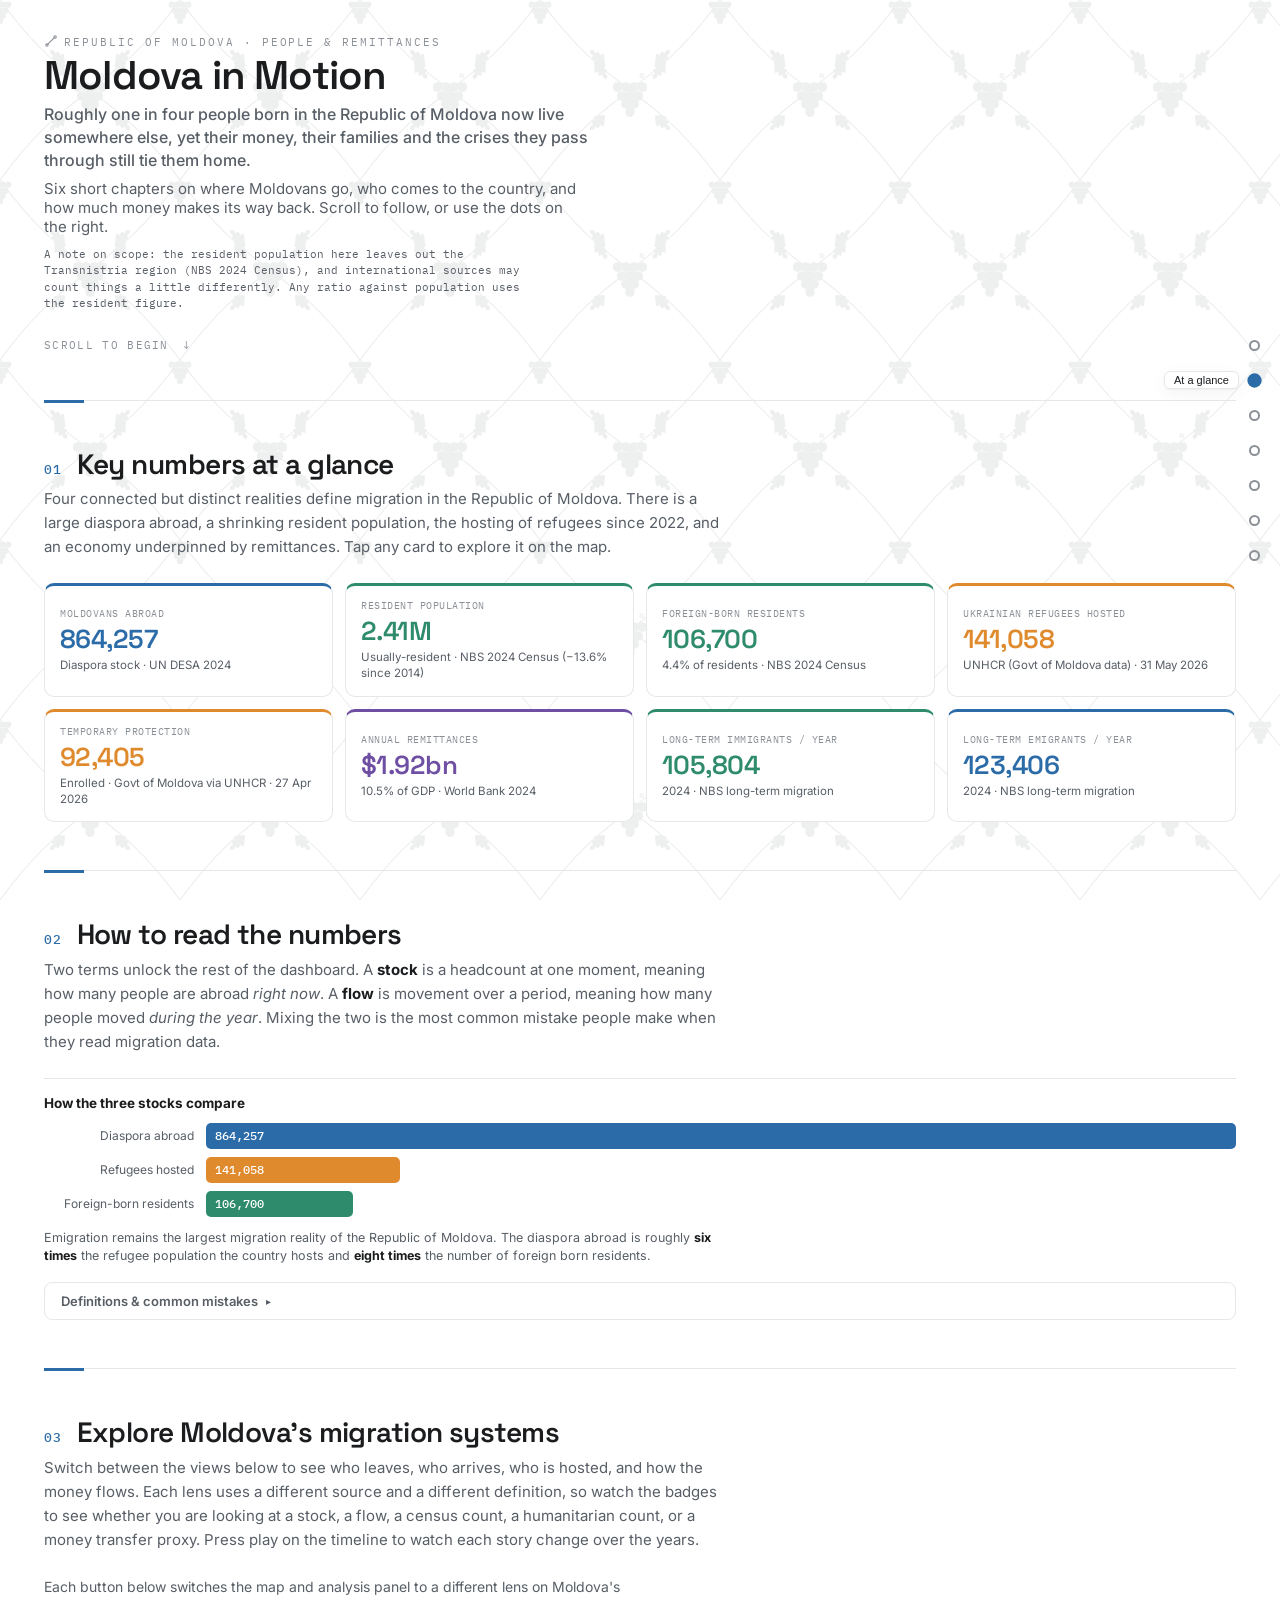
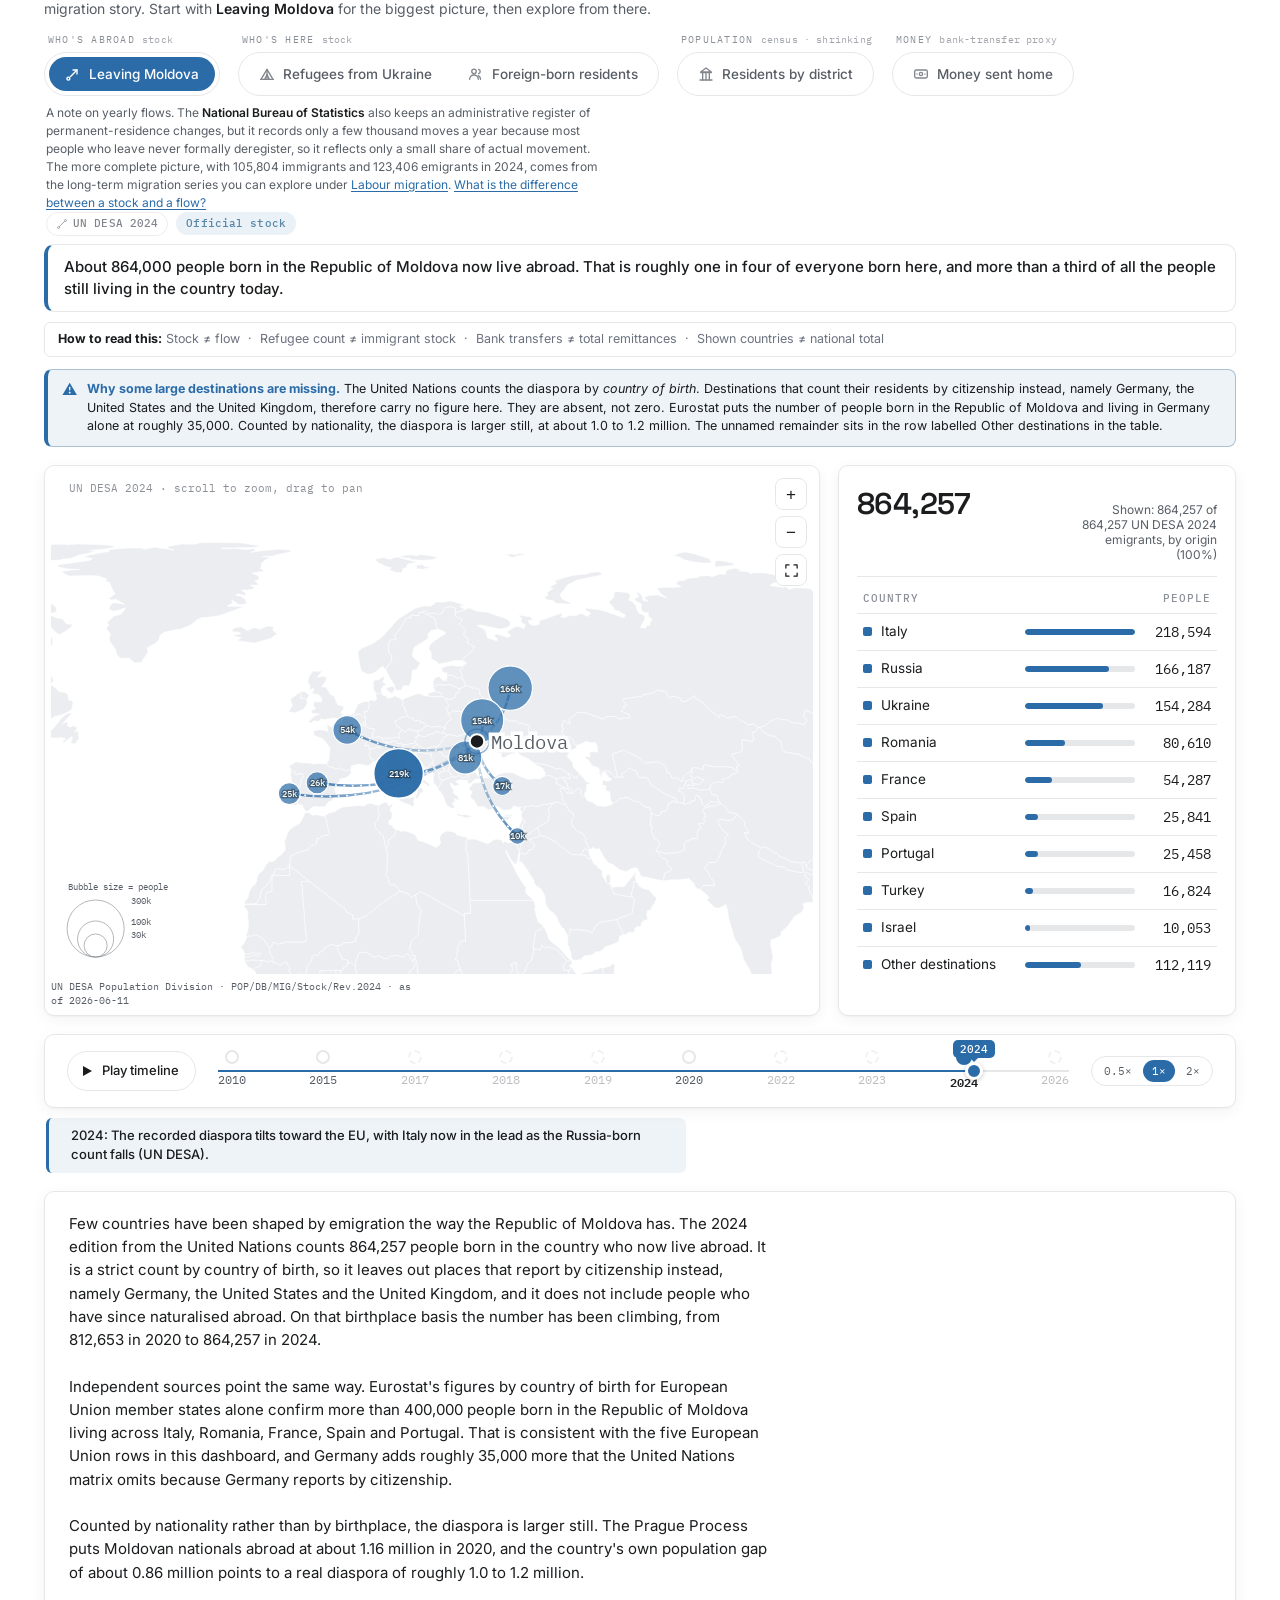
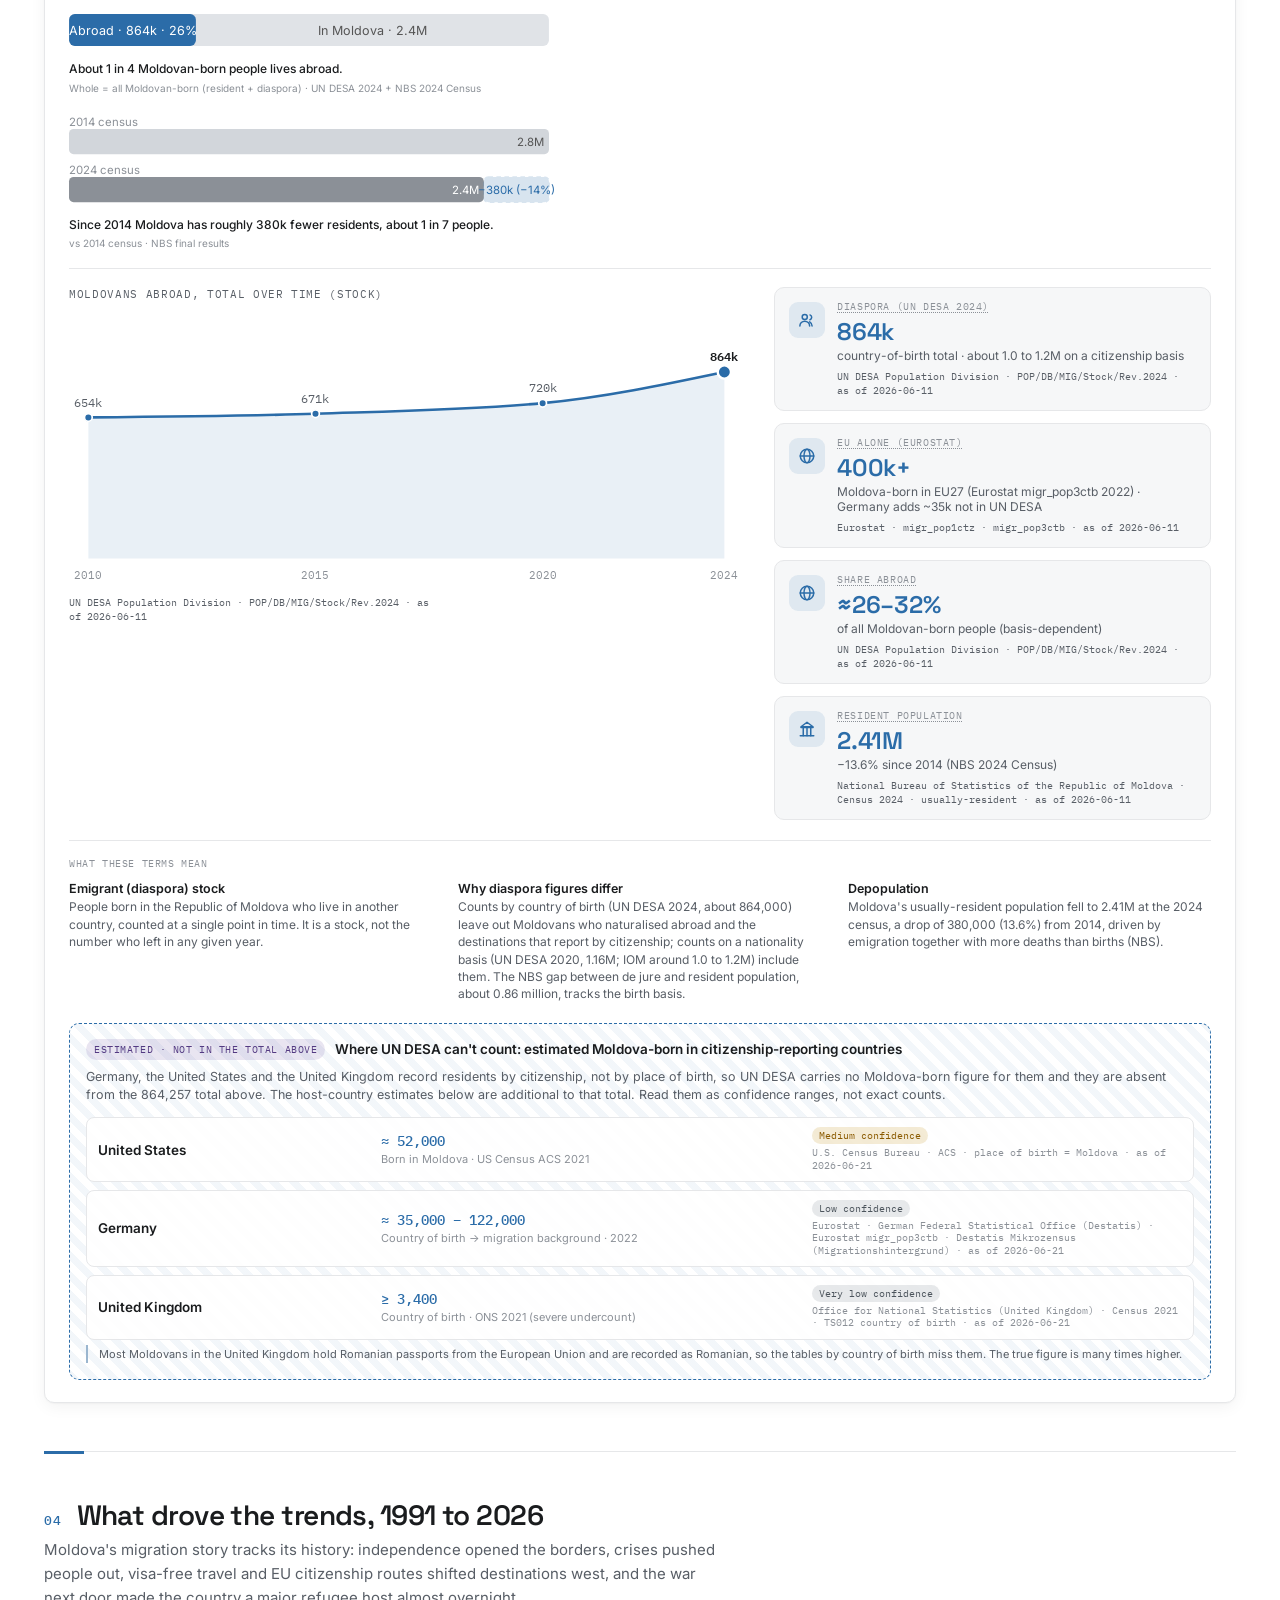
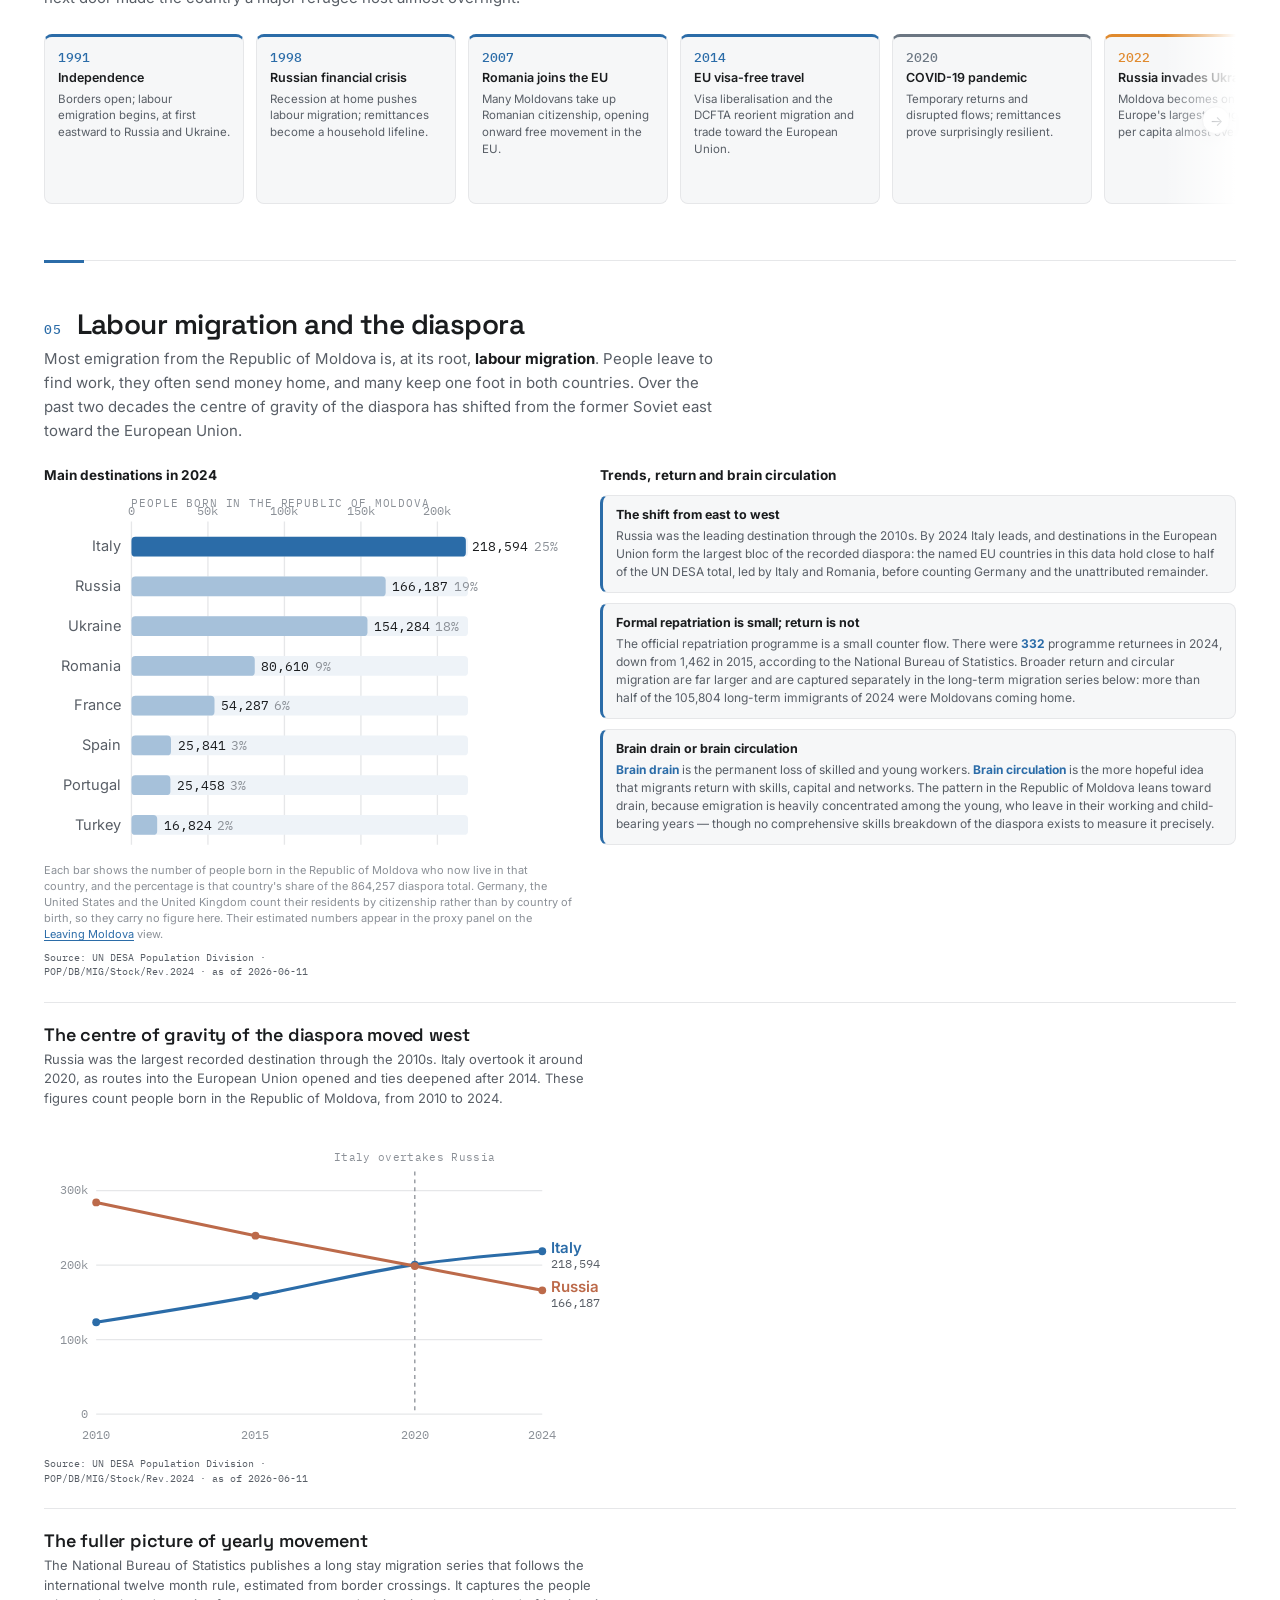
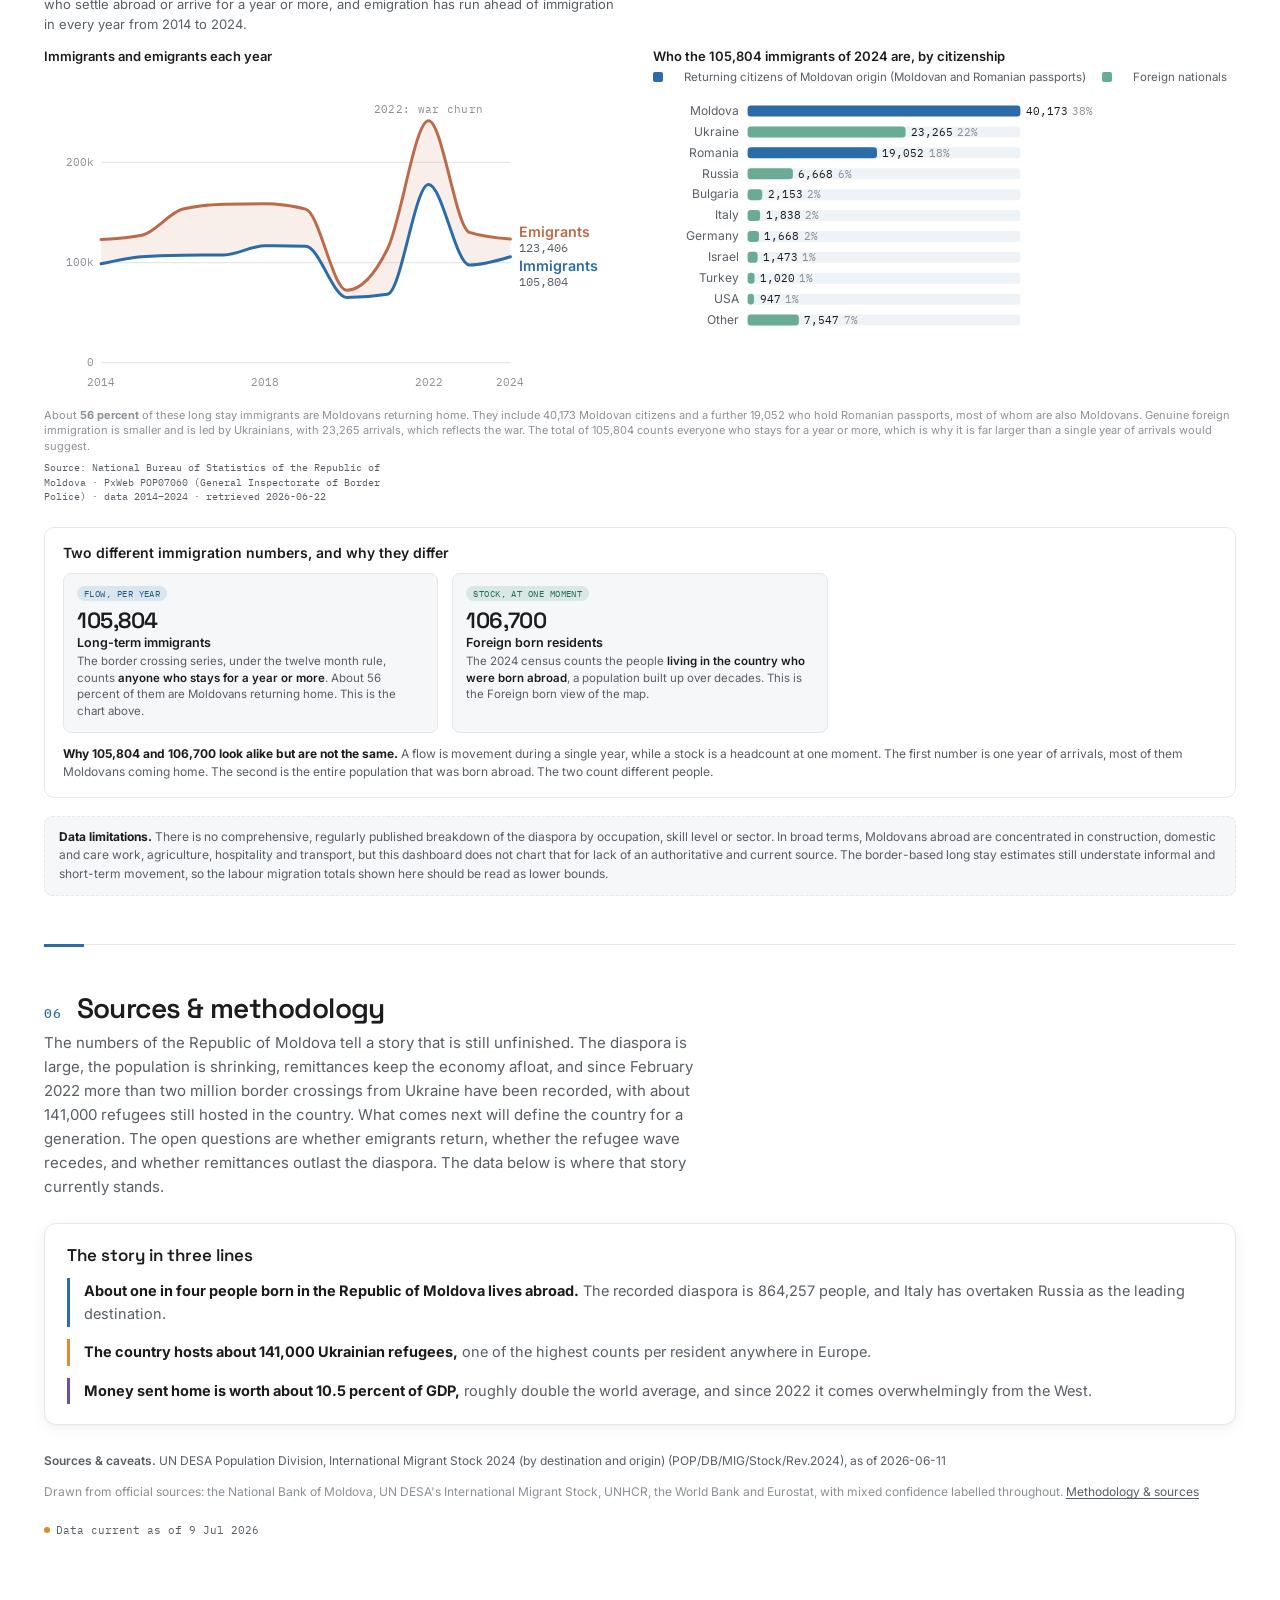
<file: index.html>
<!DOCTYPE html>
<html lang="en">
<head>
  <meta charset="UTF-8" />
  <meta name="viewport" content="width=device-width, initial-scale=1.0" />
  <title>Moldova in Motion: migration and remittances</title>

  <!-- Open Graph / LinkedIn preview -->
  <meta property="og:type"        content="website" />
  <meta property="og:title"       content="Moldova in Motion: migration and remittances" />
  <meta property="og:description" content="One in four people born in the Republic of Moldova now live abroad. Six short data chapters on where Moldovans go, who arrives, and how much money flows back home." />
  <meta property="og:url"         content="https://esaritas.github.io/-moldova-migration-dashboard/" />
  <meta property="og:image"       content="https://esaritas.github.io/-moldova-migration-dashboard/og-preview.png?v=20260709" />
  <meta property="og:image:width"  content="1200" />
  <meta property="og:image:height" content="630" />
  <meta name="twitter:card"       content="summary_large_image" />

  <!-- Fonts (degrade gracefully to system fonts if offline) -->
  <link rel="preconnect" href="https://fonts.googleapis.com" />
  <link rel="preconnect" href="https://fonts.gstatic.com" crossorigin />
  <link href="https://fonts.googleapis.com/css2?family=Space+Grotesk:wght@400;500;600&family=Inter:wght@400;500;600&family=IBM+Plex+Mono:wght@400;500&display=swap" rel="stylesheet" />

  <link rel="stylesheet" href="styles.css?v=20260709a" />
</head>
<body>

  <!-- Moldovan carpet (covor / scoarta) motif used as a faint, seamless
       background watermark. A grapevine design, a nod to Moldova's old wine
       country: hanging grape clusters (struguri), lobed vine leaves and curling
       tendrils on a vine lattice. A central cluster sits among leaves, joined by
       curving stems to clusters at the tile corners, so the vine repeats cleanly. -->
  <svg width="0" height="0" style="position:absolute" aria-hidden="true" focusable="false">
    <defs>
      <!-- a bunch of grapes, hanging from the stem point at the origin -->
      <g id="cv-grapes" fill="currentColor" stroke="none">
        <circle cx="-12.4" cy="7"  r="4.8"/><circle cx="-4.1" cy="7"  r="4.8"/>
        <circle cx="4.1"   cy="7"  r="4.8"/><circle cx="12.4"  cy="7"  r="4.8"/>
        <circle cx="-8.3"  cy="16" r="4.8"/><circle cx="0"     cy="16" r="4.8"/>
        <circle cx="8.3"   cy="16" r="4.8"/>
        <circle cx="-4.1"  cy="24" r="4.8"/><circle cx="4.1"   cy="24" r="4.8"/>
        <circle cx="0"     cy="32" r="4.8"/>
      </g>
      <!-- a lobed, serrated grape leaf, tip pointing up, base at the origin -->
      <path id="cv-vleaf" fill="currentColor" stroke="none"
            d="M0 0 L2.5 -3 L1.5 -6 L5 -7 L3.5 -11 L7 -12 L4.5 -16 L2 -19 L0 -21
               L-2 -19 L-4.5 -16 L-7 -12 L-3.5 -11 L-5 -7 L-1.5 -6 L-2.5 -3 Z"/>
      <!-- a small curling tendril (carcel) -->
      <path id="cv-tendril" fill="none" stroke="currentColor" stroke-width="1.1"
            stroke-linecap="round" d="M0 0 C 4 -1 5 3 1.8 3.4 C -0.6 3.7 -0.4 1 1.4 1"/>
      <pattern id="covor" width="180" height="180" patternUnits="userSpaceOnUse">
        <!-- vine stems linking the central cluster to the corner clusters -->
        <g fill="none" stroke="currentColor" stroke-width="1.2" stroke-linecap="round">
          <path d="M90 90 C 64 70 38 52 0 0   M90 90 C 116 70 142 52 180 0
                   M90 90 C 64 110 38 128 0 180   M90 90 C 116 110 142 128 180 180"/>
        </g>
        <!-- vine leaves along the four stems (kept inside the tile) -->
        <use href="#cv-vleaf" transform="translate(50 50) rotate(135)"/>
        <use href="#cv-vleaf" transform="translate(130 50) rotate(225)"/>
        <use href="#cv-vleaf" transform="translate(50 130) rotate(45)"/>
        <use href="#cv-vleaf" transform="translate(130 130) rotate(315)"/>
        <!-- central cluster flanked by two leaves, with a tendril -->
        <use href="#cv-vleaf" transform="translate(67 79) rotate(-34)"/>
        <use href="#cv-vleaf" transform="translate(113 79) rotate(34)"/>
        <use href="#cv-tendril" transform="translate(100 74)"/>
        <use href="#cv-grapes" transform="translate(90 80)"/>
        <!-- grape clusters at the corners (reconstructed across four tiles) -->
        <use href="#cv-grapes" transform="translate(0 0) scale(0.66)"/>
        <use href="#cv-grapes" transform="translate(180 0) scale(0.66)"/>
        <use href="#cv-grapes" transform="translate(0 180) scale(0.66)"/>
        <use href="#cv-grapes" transform="translate(180 180) scale(0.66)"/>
      </pattern>
    </defs>
  </svg>

  <!-- Faint full-page Moldovan-carpet watermark behind all content. -->
  <div class="bg-watermark" aria-hidden="true">
    <svg width="100%" height="100%" preserveAspectRatio="xMidYMid slice" focusable="false">
      <rect width="100%" height="100%" fill="url(#covor)"/>
    </svg>
  </div>

  <!-- Scroll progress + chapter navigation (built/driven by app.js) -->
  <div class="story-progress" aria-hidden="true"><span id="storyProgressBar"></span></div>
  <nav class="story-nav" id="storyNav" aria-label="Jump to a chapter"><!-- built by app.js --></nav>

  <div class="wrap">

    <!-- ===================== INTRO ===================== -->
    <section class="chapter chapter-intro-sec" id="ch-intro" data-nav="Intro">
      <header class="hero reveal">
        <p class="eyebrow"><span class="eyebrow-ico"></span>Republic of Moldova &middot; people &amp; remittances</p>
        <h1>Moldova in Motion</h1>
        <p class="story-subhead">Roughly one in four people born in the Republic of Moldova now live somewhere else, yet their money, their families and the crises they pass through still tie them home.</p>
        <p class="lede">Six short chapters on where Moldovans go, who comes to the country, and how much money makes its way back. Scroll to follow, or use the dots on the right.</p>
        <p class="scope-note" id="scopeNote"></p>
      </header>

      <p class="scroll-cue reveal" aria-hidden="true">Scroll to begin <span class="scroll-cue-arrow">&darr;</span></p>
    </section>

    <!-- ===================== 01 · AT A GLANCE ===================== -->
    <section class="chapter" id="ch-glance" data-nav="At a glance">
      <div class="chapter-head reveal">
        <span class="chapter-num">01</span>
        <h2 class="chapter-title">Key numbers at a glance</h2>
      </div>
      <p class="chapter-intro reveal">Four connected but distinct realities define migration in the Republic of Moldova. There is a large diaspora abroad, a shrinking resident population, the hosting of refugees since 2022, and an economy underpinned by remittances. Tap any card to explore it on the map.</p>
      <div class="glance-grid reveal" id="glanceGrid"><!-- built by app.js --></div>
    </section>

    <!-- ===================== 02 · HOW TO READ THE NUMBERS ===================== -->
    <section class="chapter" id="ch-concepts" data-nav="Concepts">
      <div class="chapter-head reveal">
        <span class="chapter-num">02</span>
        <h2 class="chapter-title">How to read the numbers</h2>
      </div>
      <p class="chapter-intro reveal">Two terms unlock the rest of the dashboard. A <strong>stock</strong> is a headcount at one moment, meaning how many people are abroad <em>right now</em>. A <strong>flow</strong> is movement over a period, meaning how many people moved <em>during the year</em>. Mixing the two is the most common mistake people make when they read migration data.</p>

      <!-- Scale bar always visible — gives immediate orientation -->
      <div class="scale-compare reveal">
        <h3 class="scale-title">How the three stocks compare</h3>
        <div class="scale-row"><span class="scale-lbl">Diaspora abroad</span><div class="scale-bar c-blue" style="width:100%"><span>864,257</span></div></div>
        <div class="scale-row"><span class="scale-lbl">Refugees hosted</span><div class="scale-bar c-orange" style="width:16.3%"><span>141,058</span></div></div>
        <div class="scale-row"><span class="scale-lbl">Foreign-born residents</span><div class="scale-bar c-green" style="width:12.3%"><span>106,700</span></div></div>
        <p class="scale-insight">Emigration remains the largest migration reality of the Republic of Moldova. The diaspora abroad is roughly <strong>six times</strong> the refugee population the country hosts and <strong>eight times</strong> the number of foreign born residents.</p>
      </div>

      <!-- Detail expandable for readers who want the full definitions -->
      <details class="concepts-detail reveal">
        <summary>Definitions &amp; common mistakes <span class="detail-caret">▸</span></summary>
        <div class="concept-grid">
          <div class="concept-card c-blue">
            <span class="concept-ico" data-ico="users"></span>
            <h3>Diaspora stock</h3>
            <p>People <em>born in the Republic of Moldova</em> who now live abroad, counted at one moment. The figure is <strong>864,257</strong>, from the United Nations in 2024. It has built up over decades and is not a single year's departures.</p>
          </div>
          <div class="concept-card c-green">
            <span class="concept-ico" data-ico="globe"></span>
            <h3>Foreign-born residents</h3>
            <p>People <em>living in the Republic of Moldova</em> who were born elsewhere. The figure is <strong>106,700</strong> at the 2024 census, or 4.4 percent of residents. This is a residence stock, and most of them hold Moldovan citizenship.</p>
          </div>
          <div class="concept-card c-orange">
            <span class="concept-ico" data-ico="tent"></span>
            <h3>Refugees hosted</h3>
            <p>People who <em>fled to the Republic of Moldova</em> and are hosted there now. The figure is <strong>141,058</strong> Ukrainians, published by UNHCR in May 2026 from Government of the Republic of Moldova data. It is a humanitarian count of people present, spanning several legal statuses, and it is not the same as the foreign born residents — nor the far larger number who transited onward since 2022.</p>
          </div>
          <div class="concept-card c-grey">
            <span class="concept-ico" data-ico="route"></span>
            <h3>Yearly flows</h3>
            <p>People who <em>move during a single year</em>. In 2024 the National Bureau of Statistics recorded about 105,800 long stay arrivals and 123,400 departures under the international twelve month rule. This is a flow, not a stock, and you can explore it under Labour migration.</p>
          </div>
        </div>
        <div class="concept-egs">
          <p class="concept-eg"><span class="eg-tag">Read it right</span> 864,000 people born in the Republic of Moldova and living abroad does <strong>not</strong> mean that 864,000 emigrated this year. It is a lifetime stock that has accumulated over decades.</p>
          <p class="concept-eg"><span class="eg-tag">Read it right</span> The 141,000 refugees in the Republic of Moldova are <strong>not</strong> the same as the foreign born residents in the census. They use different definitions and different sources, and they count different people.</p>
        </div>
      </details>
    </section>

    <!-- ===================== 03 · EXPLORE THE DATA ===================== -->
    <section class="chapter" id="ch-explore" data-nav="Explore the map">
      <div class="chapter-head reveal">
        <span class="chapter-num">03</span>
        <h2 class="chapter-title">Explore Moldova's migration systems</h2>
      </div>
      <p class="chapter-intro reveal">Switch between the views below to see who leaves, who arrives, who is hosted, and how the money flows. Each lens uses a different source and a different definition, so watch the badges to see whether you are looking at a stock, a flow, a census count, a humanitarian count, or a money transfer proxy. Press play on the timeline to watch each story change over the years.</p>

      <!-- Grouped segmented control: taxonomy lives in the grouping + one quiet
           label per group, not in per-button badges. The administrative NBS
           register sits in its own dashed group to signal lower confidence. -->
      <p class="modes-intro reveal">Each button below switches the map and analysis panel to a different lens on Moldova's migration story. Start with <strong>Leaving Moldova</strong> for the biggest picture, then explore from there.</p>
      <div class="modes reveal" role="group" aria-label="Choose what to show">
        <div class="mode-group">
          <span class="mode-group-label">Who's abroad <span class="kind">stock</span></span>
          <div class="mode-pill">
            <button class="mode-btn" data-mode="emigration" aria-pressed="true"><span class="ico"></span>Leaving Moldova</button>
          </div>
        </div>
        <div class="mode-group">
          <span class="mode-group-label">Who's here <span class="kind">stock</span></span>
          <div class="mode-pill">
            <button class="mode-btn" data-mode="immigration" aria-pressed="false"><span class="ico"></span>Refugees from Ukraine</button>
            <button class="mode-btn" data-mode="immigration_census" aria-pressed="false"><span class="ico"></span>Foreign-born residents</button>
          </div>
        </div>
        <div class="mode-group">
          <span class="mode-group-label">Population <span class="kind">census · shrinking</span></span>
          <div class="mode-pill">
            <button class="mode-btn" data-mode="population" aria-pressed="false"><span class="ico"></span>Residents by district</button>
          </div>
        </div>
        <div class="mode-group">
          <span class="mode-group-label">Money <span class="kind">bank-transfer proxy</span></span>
          <div class="mode-pill">
            <button class="mode-btn" data-mode="remittances" aria-pressed="false"><span class="ico"></span>Money sent home</button>
          </div>
        </div>
      </div>
      <p class="modes-note">A note on yearly flows. The <strong>National Bureau of Statistics</strong> also keeps an administrative register of permanent-residence changes, but it records only a few thousand moves a year because most people who leave never formally deregister, so it reflects only a small share of actual movement. The more complete picture, with 105,804 immigrants and 123,406 emigrants in 2024, comes from the long-term migration series you can explore under <a href="#ch-labour" class="jit-link">Labour migration</a>. <a href="#ch-concepts" class="jit-link">What is the difference between a stock and a flow?</a></p>

      <!-- Source/date + confidence badges for the active mode (built by app.js).
           Makes the vintage and reliability of each lens visible at point of use. -->
      <div class="mode-badges" id="modeBadges" aria-live="polite"></div>

      <!-- Key-takeaway card: one sentence per mode, rendered by app.js -->
      <div class="takeaway-card" id="takeawayCard" aria-live="polite"></div>

      <!-- Definitions strip: one-line orientation for all audiences -->
      <div class="howto-strip" role="note" aria-label="How to read this dashboard">
        <strong>How to read this:</strong>
        Stock &ne; flow &nbsp;&middot;&nbsp; Refugee count &ne; immigrant stock &nbsp;&middot;&nbsp; Bank transfers &ne; total remittances &nbsp;&middot;&nbsp; Shown countries &ne; national total
      </div>

      <!-- Mode-specific interpretation warning (e.g. remittances: the per-country
           split is a historical 2020 breakdown, not the current geography). -->
      <div class="mode-warning" id="modeWarning" hidden></div>

      <!-- Map + table side by side -->
      <div class="panel reveal">
        <div class="card map-card">
          <svg id="map" role="img" aria-label="Map of migration flows"></svg>
          <div class="zoom-ctrls">
            <button class="zoom-btn" id="zoomIn" aria-label="Zoom in" title="Zoom in">+</button>
            <button class="zoom-btn" id="zoomOut" aria-label="Zoom out" title="Zoom out">&minus;</button>
            <button class="zoom-btn" id="zoomReset" aria-label="Reset to world view" title="Reset view">&#8862;</button>
          </div>
          <div class="map-caption" id="mapCaption"></div>
          <div class="src-caption" id="mapSource"></div>
        </div>

        <div class="card table-card">
          <div class="total">
            <span class="big" id="totalValue">—</span>
            <span class="label" id="totalLabel"></span>
          </div>
          <div class="table-scroll">
          <table>
            <thead>
              <tr>
                <th>Country</th>
                <th class="c-bar-cell"></th>
                <th class="num" id="valueHead">People</th>
              </tr>
            </thead>
            <tbody id="tableBody"></tbody>
          </table>
          </div>
        </div>
      </div>

      <!-- Timeline: a genuine scrubber — draggable handle, live year readout,
           arrow-key support, and a speed control; any manual move pauses play. -->
      <div class="card timeline-card">
        <button class="play" id="playBtn" aria-label="Play through years" title="Play">
          <svg width="14" height="14" viewBox="0 0 14 14" id="playIcon"><path d="M3 2 L12 7 L3 12 Z" fill="currentColor"/></svg>
          <span class="play-label">Play timeline</span>
        </button>
        <div class="track" id="track" role="slider" tabindex="0"
             aria-label="Year" aria-valuemin="0" aria-valuemax="0" aria-valuenow="0" aria-valuetext="">
          <div class="track-line"></div>
          <div class="track-fill" id="trackFill"></div>
          <div class="stops" id="stops"></div>
          <div class="track-handle" id="trackHandle" aria-hidden="true">
            <span class="handle-readout" id="handleReadout"></span>
          </div>
        </div>
        <div class="speed-ctrl" role="group" aria-label="Playback speed">
          <button type="button" class="speed-btn" data-speed="0.5">0.5&times;</button>
          <button type="button" class="speed-btn is-on" data-speed="1">1&times;</button>
          <button type="button" class="speed-btn" data-speed="2">2&times;</button>
        </div>
      </div>
      <p class="timeline-note" id="timelineNote" aria-live="polite" hidden></p>

      <!-- Economics: mode-aware analysis with world benchmarks -->
      <div class="card context-card reveal">
        <p class="context-headline" id="contextHeadline"></p>
        <p class="ctx-panel-note src-caption" id="ctxPanelNote" hidden></p>
        <!-- Part-to-whole comparison strip: shows the proportion, not just the stat -->
        <div id="partWholeViz" class="part-whole-strip" hidden></div>
        <div class="context-body">
          <div class="context-chart">
            <div class="ctx-chart-title" id="ctxChartTitle"></div>
            <svg id="ctxChart" role="img"></svg>
            <div class="src-caption" id="ctxSource"></div>
          </div>
          <div class="context-stats" id="ctxStats"></div>
        </div>
        <!-- Plain-language glossary for the terms used on this view, surfaced on
             the page (built from DATA.glossary by app.js) so readers don't have to
             hover the cards or open the methodology modal. -->
        <div class="ctx-defs" id="ctxDefs" hidden></div>
        <!-- Diaspora "zero-data" proxy: estimated Moldova-born in citizenship-
             reporting countries (DE/UK/US), additional to UN DESA's total.
             Built by app.js for the emigration view only. -->
        <div class="proxy-card" id="diasporaProxy" hidden></div>
        <!-- Census detail for the Foreign-born view: citizenship split, age and
             sex pyramid, and the reasons foreign citizens give for staying. -->
        <div class="census-card" id="censusDetail" hidden></div>
        <!-- Internal migration between development regions (Population view). -->
        <div class="census-card" id="internalMig" hidden></div>
      </div>
    </section>

    <!-- ===================== 04 · WHAT DROVE THE TRENDS ===================== -->
    <section class="chapter" id="ch-drivers" data-nav="Timeline">
      <div class="chapter-head reveal">
        <span class="chapter-num">04</span>
        <h2 class="chapter-title">What drove the trends, 1991 to 2026</h2>
      </div>
      <p class="chapter-intro reveal">Moldova's migration story tracks its history: independence opened the borders, crises pushed people out, visa-free travel and EU citizenship routes shifted destinations west, and the war next door made the country a major refugee host almost overnight.</p>
      <div class="strip-shell reveal" id="milestoneShell">
        <div class="milestone-strip" id="milestoneStrip"><!-- built by app.js --></div>
        <span class="strip-cue" aria-hidden="true">&rarr;</span>
      </div>
    </section>

    <!-- ===================== 05 · LABOUR MIGRATION ===================== -->
    <section class="chapter" id="ch-labour" data-nav="Labour">
      <div class="chapter-head reveal">
        <span class="chapter-num">05</span>
        <h2 class="chapter-title">Labour migration and the diaspora</h2>
      </div>
      <p class="chapter-intro reveal">Most emigration from the Republic of Moldova is, at its root, <strong>labour migration</strong>. People leave to find work, they often send money home, and many keep one foot in both countries. Over the past two decades the centre of gravity of the diaspora has shifted from the former Soviet east toward the European Union.</p>
      <div class="labour-body reveal">
        <div class="labour-grid">
          <div class="labour-col">
            <h3>Main destinations in 2024</h3>
            <div id="labourDest"><!-- bar chart built from UN DESA 2024 by app.js --></div>
            <p class="labour-note">Each bar shows the number of people born in the Republic of Moldova who now live in that country, and the percentage is that country's share of the 864,257 diaspora total. Germany, the United States and the United Kingdom count their residents by citizenship rather than by country of birth, so they carry no figure here. Their estimated numbers appear in the proxy panel on the <a href="#mode=emigration&amp;year=2024" class="jit-link">Leaving Moldova</a> view.</p>
            <div class="src-caption" id="labourSrc"></div>
          </div>
          <div class="labour-col">
            <h3>Trends, return and brain circulation</h3>
            <div class="labour-cards">
              <div class="labour-card">
                <h4>The shift from east to west</h4>
                <p>Russia was the leading destination through the 2010s. By 2024 Italy leads, and destinations in the European Union form the largest bloc of the recorded diaspora: the named EU countries in this data hold close to half of the UN DESA total, led by Italy and Romania, before counting Germany and the unattributed remainder.</p>
              </div>
              <div class="labour-card">
                <h4>Formal repatriation is small; return is not</h4>
                <p>The official repatriation programme is a small counter flow. There were <strong>332</strong> programme returnees in 2024, down from 1,462 in 2015, according to the National Bureau of Statistics. Broader return and circular migration are far larger and are captured separately in the long-term migration series below: more than half of the 105,804 long-term immigrants of 2024 were Moldovans coming home.</p>
              </div>
              <div class="labour-card">
                <h4>Brain drain or brain circulation</h4>
                <p><strong>Brain drain</strong> is the permanent loss of skilled and young workers. <strong>Brain circulation</strong> is the more hopeful idea that migrants return with skills, capital and networks. The pattern in the Republic of Moldova leans toward drain, because emigration is heavily concentrated among the young, who leave in their working and child-bearing years — though no comprehensive skills breakdown of the diaspora exists to measure it precisely.</p>
              </div>
            </div>
          </div>
        </div>
        <!-- Italy vs Russia crossover over time (built by app.js) -->
        <div class="ewshift">
          <h3 class="ewshift-title">The centre of gravity of the diaspora moved west</h3>
          <p class="ewshift-sub">Russia was the largest recorded destination through the 2010s. Italy overtook it around 2020, as routes into the European Union opened and ties deepened after 2014. These figures count people born in the Republic of Moldova, from 2010 to 2024.</p>
          <div id="ewChart"><!-- two-line chart built by app.js --></div>
          <div class="src-caption" id="ewSrc"></div>
        </div>
        <!-- Long-term migration: the bigger official flow series (NBS POP07060) -->
        <div class="ewshift">
          <h3 class="ewshift-title">The fuller picture of yearly movement</h3>
          <p class="ewshift-sub">The National Bureau of Statistics publishes a long stay migration series that follows the international twelve month rule, estimated from border crossings. It captures the people who settle abroad or arrive for a year or more, and emigration has run ahead of immigration in every year from 2014 to 2024.</p>
          <div class="ltmig-grid">
            <div class="ltmig-col">
              <h4 class="ltmig-subh">Immigrants and emigrants each year</h4>
              <div id="ltmigChart"><!-- immigrants vs emigrants, built by app.js --></div>
            </div>
            <div class="ltmig-col">
              <h4 class="ltmig-subh">Who the 105,804 immigrants of 2024 are, by citizenship</h4>
              <p class="ltmig-legend">
                <span class="ltmig-key ltmig-key-return"></span>Returning citizens of Moldovan origin (Moldovan and Romanian passports)
                <span class="ltmig-key ltmig-key-foreign"></span>Foreign nationals
              </p>
              <div id="ltmigBreakdown"><!-- immigrants by citizenship, built by app.js --></div>
            </div>
          </div>
          <p class="labour-note" id="ltmigNote"></p>
          <div class="src-caption" id="ltmigSrc"></div>
        </div>
        <!-- Disambiguation: three different "immigration" numbers users conflate -->
        <div class="measures-box">
          <h4 class="measures-title">Two different immigration numbers, and why they differ</h4>
          <div class="measures-grid">
            <div class="measure">
              <span class="measure-tag tag-flow">Flow, per year</span>
              <span class="measure-num">105,804</span>
              <span class="measure-name">Long-term immigrants</span>
              <span class="measure-desc">The border crossing series, under the twelve month rule, counts <strong>anyone who stays for a year or more</strong>. About 56 percent of them are Moldovans returning home. This is the chart above.</span>
            </div>
            <div class="measure">
              <span class="measure-tag tag-stock">Stock, at one moment</span>
              <span class="measure-num">106,700</span>
              <span class="measure-name">Foreign born residents</span>
              <span class="measure-desc">The 2024 census counts the people <strong>living in the country who were born abroad</strong>, a population built up over decades. This is the Foreign born view of the map.</span>
            </div>
          </div>
          <p class="measures-foot"><strong>Why 105,804 and 106,700 look alike but are not the same.</strong> A flow is movement during a single year, while a stock is a headcount at one moment. The first number is one year of arrivals, most of them Moldovans coming home. The second is the entire population that was born abroad. The two count different people.</p>
        </div>
        <div class="labour-limits">
          <strong>Data limitations.</strong> There is no comprehensive, regularly published breakdown of the diaspora by occupation, skill level or sector. In broad terms, Moldovans abroad are concentrated in construction, domestic and care work, agriculture, hospitality and transport, but this dashboard does not chart that for lack of an authoritative and current source. The border-based long stay estimates still understate informal and short-term movement, so the labour migration totals shown here should be read as lower bounds.
        </div>
      </div>
    </section>

    <!-- ===================== 06 · SOURCES & METHODOLOGY ===================== -->
    <section class="chapter" id="ch-sources" data-nav="Sources">
      <div class="chapter-head reveal">
        <span class="chapter-num">06</span>
        <h2 class="chapter-title">Sources &amp; methodology</h2>
      </div>
      <p class="chapter-intro reveal">The numbers of the Republic of Moldova tell a story that is still unfinished. The diaspora is large, the population is shrinking, remittances keep the economy afloat, and since February 2022 more than two million border crossings from Ukraine have been recorded, with about 141,000 refugees still hosted in the country. What comes next will define the country for a generation. The open questions are whether emigrants return, whether the refugee wave recedes, and whether remittances outlast the diaspora. The data below is where that story currently stands.</p>

      <!-- Closing recap: the three takeaways a reader should leave with -->
      <div class="story-recap reveal" aria-label="The story in three lines">
        <h3 class="recap-title">The story in three lines</h3>
        <ol class="recap-list">
          <li class="c-blue"><strong>About one in four people born in the Republic of Moldova lives abroad.</strong> The recorded diaspora is 864,257 people, and Italy has overtaken Russia as the leading destination.</li>
          <li class="c-orange"><strong>The country hosts about 141,000 Ukrainian refugees,</strong> one of the highest counts per resident anywhere in Europe.</li>
          <li class="c-purple"><strong>Money sent home is worth about 10.5 percent of GDP,</strong> roughly double the world average, and since 2022 it comes overwhelmingly from the West.</li>
        </ol>
      </div>

      <footer class="reveal">
        <p><strong>Sources &amp; caveats.</strong> <span class="src" id="sourceLine"></span></p>
        <p>Drawn from official sources: the National Bank of Moldova, UN DESA's International Migrant
          Stock, UNHCR, the World Bank and Eurostat, with mixed confidence labelled throughout.
          <button type="button" class="link-btn" id="openMethod">Methodology &amp; sources</button></p>
        <p class="data-stamp" id="dataStamp"></p>
      </footer>
    </section>
  </div>

  <!-- Methodology & sources (native <dialog>: Esc + focus-trap built in) -->
  <dialog id="methodDialog" class="method-dialog" aria-labelledby="methodTitle">
    <div class="method-head">
      <h2 id="methodTitle">Methodology &amp; sources</h2>
      <button type="button" class="method-close" id="methodClose" aria-label="Close">&times;</button>
    </div>
    <div class="method-body" id="methodBody"><!-- built from DATA by app.js --></div>
  </dialog>

  <!-- Libraries & data (load order matters) -->
  <!-- d3 is vendored locally so the dashboard never depends on a CDN being
       reachable (a blocked CDN previously left the page blank). CDN is a fallback. -->
  <script src="d3.v7.min.js?v=20260709a"></script>
  <script>window.d3 || document.write('<scr' + 'ipt src="https://cdn.jsdelivr.net/npm/d3@7"><\/scr' + 'ipt>');</script>
  <script src="world-data.js?v=20260709a"></script>
  <script src="moldova-adm1.js?v=20260709a"></script>
  <script src="data.js?v=20260709a"></script>
  <script src="app.js?v=20260709a"></script>
</body>
</html>
</file>
<file: styles.css>
/* ============================================================================
   MOLDOVA MIGRATION DASHBOARD — STYLES
   Minimal, light, calm. One accent per mode; everything else stays quiet.
   ========================================================================== */

:root {
  /* Neutrals — clean white / minimal, cool (not warm cream) */
  --bg:            #FFFFFF;   /* page */
  --surface:       #FFFFFF;   /* cards */
  --subtle:        #F6F7F8;   /* inset / secondary fills on white cards */
  --line:          #E6E7E9;   /* hairlines */
  --land:          #EBEDF0;   /* map countries */
  --land-edge:     #FFFFFF;   /* country borders */
  --ink:           #1A1C1E;   /* primary text */
  --ink-soft:      #585E66;   /* secondary text */
  --ink-faint:     #8B9097;   /* captions */

  /* Phenomenon colour logic (consistent across the whole dashboard):
       diaspora / emigration   = blue
       refugees                = orange
       population / foreign-born = green
       remittances             = purple                                   */
  --c-diaspora: #2B6CA8;   /* blue   — diaspora abroad / emigration       */
  --c-refugee:  #E08A2E;   /* orange — refugees hosted                    */
  --c-pop:      #2E8B6B;   /* green  — population / foreign-born residents */
  --c-money:    #6E4FA3;   /* purple — remittances                        */
  --c-flow:     #6B7682;   /* slate  — registered administrative flows    */

  /* Back-compat aliases (older rules referenced these) */
  --c-out:   var(--c-diaspora);
  --c-in:    var(--c-refugee);

  --accent:  var(--c-diaspora);   /* set per mode at runtime */
  --motif:   #A8472E;   /* Tree of Life watermark, a folk-embroidery terracotta */

  --radius: 10px;
  --shadow: 0 1px 2px rgba(17, 20, 24, 0.04), 0 4px 16px rgba(17, 20, 24, 0.05);

  --font-display: "Space Grotesk", "Segoe UI", system-ui, sans-serif;
  --font-body:    "Inter", system-ui, -apple-system, "Segoe UI", sans-serif;
  --font-mono:    "IBM Plex Mono", ui-monospace, "SF Mono", Menlo, monospace;
}

* { box-sizing: border-box; }

html, body {
  margin: 0;
  background: var(--bg);
  color: var(--ink);
  font-family: var(--font-body);
  -webkit-font-smoothing: antialiased;
  text-rendering: optimizeLegibility;
}

.wrap {
  max-width: 1240px;
  margin: 0 auto;
  padding: 28px 24px 40px;
}

/* ---- Header --------------------------------------------------------------- */
header { margin-bottom: 18px; }

/* Moldovan carpet (covor) watermark: a faint, seamless geometric pattern behind
   all content. It sits at the back; the opaque white cards cover it, so data is
   never obscured, while it shows softly through the page's whitespace. */
.bg-watermark {
  position: fixed; inset: 0; z-index: 0; pointer-events: none;
  color: var(--motif); opacity: 0.07;
}
.bg-watermark svg { width: 100%; height: 100%; display: block; }
.wrap { position: relative; z-index: 1; }
@media (max-width: 560px) { .bg-watermark { opacity: 0.05; } }

.eyebrow {
  font-family: var(--font-mono);
  font-size: 11px;
  letter-spacing: 0.18em;
  text-transform: uppercase;
  color: var(--ink-faint);
  margin: 0 0 6px;
}

h1 {
  font-family: var(--font-display);
  font-weight: 600;
  font-size: clamp(26px, 4vw, 40px);
  line-height: 1.05;
  letter-spacing: -0.02em;
  margin: 0 0 6px;
}

.lede {
  color: var(--ink-soft);
  font-size: 15px;
  max-width: 60ch;
  margin: 0;
}
.story-subhead {
  font-size: 16px;
  font-weight: 500;
  color: var(--ink-soft);
  max-width: 60ch;
  margin: 4px 0 6px;
  line-height: 1.45;
}

.scope-note {
  margin: 10px 0 0; max-width: 70ch;
  font-family: var(--font-mono); font-size: 11px; line-height: 1.5;
  color: var(--ink-soft);   /* provenance text → AA-legible, not decorative */
}

/* ---- Mode toggle (segmented) --------------------------------------------- */
.modes {
  display: inline-flex;
  gap: 4px;
  margin-top: 20px;
  padding: 4px;
  background: var(--surface);
  border: 1px solid var(--line);
  border-radius: 999px;
  flex-wrap: wrap;
}

.mode-btn {
  appearance: none;
  border: 0;
  background: transparent;
  color: var(--ink-soft);
  font-family: var(--font-body);
  font-size: 13.5px;
  font-weight: 500;
  padding: 9px 16px;
  border-radius: 999px;
  cursor: pointer;
  transition: background .18s ease, color .18s ease;
  display: inline-flex;
  align-items: center;
  gap: 8px;
}

/* Icons */
.icon { display: block; }
.mode-btn .ico { display: inline-flex; opacity: .75; transition: opacity .18s ease; }
.mode-btn:hover .ico, .mode-btn[aria-pressed="true"] .ico { opacity: 1; }
.eyebrow-ico { display: inline-flex; vertical-align: -2px; margin-right: 6px; color: var(--ink-faint); }
.mode-btn:hover { color: var(--ink); }
.mode-btn .dot {
  width: 8px; height: 8px; border-radius: 50%; background: currentColor; opacity: .5;
}
.mode-btn[aria-pressed="true"] {
  background: var(--accent);
  color: #fff;
}
.mode-btn[aria-pressed="true"] .dot { opacity: 1; background: #fff; }
.mode-btn:focus-visible { outline: 2px solid var(--ink); outline-offset: 2px; }
/* divider before the NBS official-flow modes */
.mode-sep { width: 1px; align-self: stretch; margin: 4px 4px; background: var(--line); }
.modes-intro {
  margin: 0 0 12px; max-width: 70ch;
  font-size: 14px; line-height: 1.6; color: var(--ink-soft);
}
.modes-intro strong { color: var(--ink); font-weight: 600; }
.modes-note {
  margin: 8px 2px 0; max-width: 70ch;
  font-size: 12px; line-height: 1.5; color: var(--ink-soft);
}
.modes-note strong { color: var(--ink); font-weight: 600; }

.mode-badge {
  font-family: var(--font-mono);
  font-size: 9px;
  letter-spacing: 0.08em;
  font-weight: 500;
  padding: 2px 5px;
  border-radius: 4px;
  background: rgba(0,0,0,.07);
  color: inherit;
  opacity: 0.75;
  margin-left: 2px;
  white-space: nowrap;
  vertical-align: middle;
}
.mode-btn[aria-pressed="true"] .mode-badge {
  background: rgba(255,255,255,.22);
  opacity: 1;
}
/* NBS flow buttons — visually muted to signal "different magnitude category" */
.mode-btn-nbs { opacity: 0.82; }
.mode-btn-nbs[aria-pressed="true"] { opacity: 1; }

/* ---- Main layout: map + table -------------------------------------------- */
.panel {
  display: grid;
  grid-template-columns: minmax(0, 1.95fr) minmax(300px, 1fr);
  gap: 18px;
  margin-top: 18px;
}

.card {
  background: var(--surface);
  border: 1px solid var(--line);
  border-radius: var(--radius);
  box-shadow: var(--shadow);
}

.map-card { position: relative; overflow: hidden; padding: 6px; align-self: start; }
#map { width: 100%; display: block; cursor: grab; touch-action: none; }
#map:active { cursor: grabbing; }

/* Constant on-screen line weights while zooming */
.flow-rail, .flow-stream, .country, .node, .hub, .hub-ring, .bubble-label { vector-effect: non-scaling-stroke; }

/* Zoom controls */
.zoom-ctrls {
  position: absolute; top: 12px; right: 12px;
  display: flex; flex-direction: column; gap: 6px; z-index: 2;
}
.zoom-btn {
  width: 32px; height: 32px;
  border: 1px solid var(--line);
  background: rgba(255,255,255,.92);
  border-radius: 8px;
  font-size: 17px; line-height: 1; color: var(--ink);
  cursor: pointer; display: grid; place-items: center;
  transition: border-color .15s, color .15s;
}
.zoom-btn:hover { border-color: var(--accent); color: var(--accent); }
.zoom-btn:focus-visible { outline: 2px solid var(--ink); outline-offset: 2px; }

.map-caption {
  position: absolute;
  left: 16px; top: 12px;
  font-family: var(--font-mono);
  font-size: 11px;
  color: var(--ink-faint);
  background: rgba(255,255,255,.7);
  backdrop-filter: blur(2px);
  padding: 3px 8px;
  border-radius: 6px;
  pointer-events: none;
}

/* SVG map elements */
.country { fill: var(--land); stroke: var(--land-edge); stroke-width: .5px; }
.country.moldova { fill: #D9DCE0; }

/* Moldova districts choropleth (Temporary Protection holders) */
.districts path.district { stroke: #fff; stroke-width: .6px; cursor: pointer; transition: opacity .12s ease; }
.districts path.district:hover { stroke: #23262b; stroke-width: 1.3px; }
.districts path.district.dim { opacity: .35; }

.flow { transition: opacity .18s ease; }
.flow.dim { opacity: .12; }
.flow-rail {
  fill: none;
  stroke-linecap: round;
  stroke-width: 2.5px;   /* constant — direction/connection only; magnitude = bubble */
}
.flow-stream {
  fill: none;
  stroke: #fff;
  stroke-width: 1.7px;
  opacity: .9;
}
.flow.hot .flow-stream { stroke-width: 2.2px; }

.node {
  fill: var(--accent);
  fill-opacity: .72;
  stroke: #fff;
  stroke-width: 1.1px;
  cursor: pointer;
  transition: opacity .18s ease;
}
.node.dim { opacity: .18; }
/* Leading destination: solid fill so map and bar chart agree on the leader. */
.node.node-lead { fill-opacity: .96; stroke-width: 1.6px; }

.bubble-label {
  font-family: var(--font-mono);
  font-weight: 500;
  fill: #fff;
  text-anchor: middle;
  dominant-baseline: central;
  paint-order: stroke;
  stroke: rgba(31, 36, 33, .45);
  stroke-width: 2.4px;
  pointer-events: none;
  transition: opacity .18s ease;
}
.bubble-label.dim { opacity: .12; }

/* Size legend */
.legend-title { font-family: var(--font-mono); font-size: 10px; fill: var(--ink-soft); }
.legend-circle { fill: none; stroke: var(--ink-faint); stroke-width: 1px; opacity: .7; }
.legend-label { font-family: var(--font-mono); font-size: 9.5px; fill: var(--ink-soft); }

/* Hover tooltip */
.map-tip {
  position: absolute; z-index: 3; pointer-events: none;
  background: rgba(31, 36, 33, .93); color: #fff;
  font-family: var(--font-mono); font-size: 11.5px; line-height: 1.4;
  padding: 6px 9px; border-radius: 7px; white-space: nowrap;
  box-shadow: var(--shadow);
}
.map-tip strong {
  display: block; font-family: var(--font-display); font-weight: 600;
  font-size: 12.5px; margin-bottom: 1px;
}
.map-tip .tip-note {
  display: block; margin-top: 4px; max-width: 30ch; white-space: normal;
  font-size: 10.5px; line-height: 1.35; color: #D7DAD3;
  border-top: 1px solid rgba(255, 255, 255, .18); padding-top: 4px;
}
.hub {
  fill: var(--ink);
  stroke: #fff;
  stroke-width: 2px;
}
.hub-ring {
  fill: none;
  stroke: var(--accent);
  stroke-width: 1.5px;
  opacity: .5;
}
.node-label {
  font-family: var(--font-mono);
  font-size: 10px;
  fill: var(--ink-soft);
  paint-order: stroke;
  stroke: var(--bg);
  stroke-width: 3px;
  pointer-events: none;
}

/* ---- Table panel ---------------------------------------------------------- */
.table-card { padding: 18px 18px 8px; display: flex; flex-direction: column; }

.total {
  display: flex;
  align-items: baseline;
  justify-content: space-between;
  gap: 12px;
  padding-bottom: 14px;
  border-bottom: 1px solid var(--line);
}
.total .big {
  font-family: var(--font-display);
  font-weight: 600;
  font-size: 30px;
  letter-spacing: -0.02em;
  color: var(--ink);
}
.total .label {
  font-size: 12px;
  color: var(--ink-soft);
  text-align: right;
  max-width: 18ch;
}

/* Long lists (e.g. the 37 refugee-hosting districts) scroll within the card
   instead of stretching it; the header stays pinned. */
.table-scroll { overflow-y: auto; max-height: 480px; }
table { width: 100%; border-collapse: collapse; margin-top: 6px; }
thead th {
  font-family: var(--font-mono);
  font-size: 10.5px;
  letter-spacing: .1em;
  text-transform: uppercase;
  color: var(--ink-faint);
  text-align: left;
  font-weight: 500;
  padding: 8px 6px;
  position: sticky;
  top: 0;
  background: var(--surface);
  z-index: 1;
}
thead th.num { text-align: right; }

tbody tr {
  cursor: default;
  transition: background .15s ease;
  border-top: 1px solid var(--line);
}
tbody tr:hover, tbody tr.hot { background: color-mix(in srgb, var(--accent) 9%, transparent); }

tbody td { padding: 9px 6px; font-size: 13.5px; vertical-align: middle; }
.c-name { display: flex; align-items: center; gap: 9px; }
.c-swatch { width: 9px; height: 9px; border-radius: 2px; background: var(--accent); flex: none; }
.c-value { font-family: var(--font-mono); text-align: right; white-space: nowrap; }
.c-bar-cell { width: 34%; }
.c-bar-track { height: 6px; background: var(--line); border-radius: 3px; overflow: hidden; }
.c-bar { height: 100%; background: var(--accent); border-radius: 3px; }

/* ---- Economics context panel --------------------------------------------- */
.context-card { margin-top: 18px; padding: 20px 24px 22px; }
.context-headline {
  margin: 0 0 16px; font-size: 15px; line-height: 1.55; color: var(--ink);
  max-width: 78ch;
}
.context-body { display: grid; grid-template-columns: 1.55fr 1fr; gap: 28px; align-items: start; }

/* ---- Part-to-whole comparison strip -------------------------------------- */
.part-whole-strip {
  display: flex;
  flex-direction: column;
  gap: 18px;
  padding: 14px 0 18px;
  border-bottom: 1px solid var(--line);
  margin-bottom: 18px;
}
.pw-item { display: flex; flex-direction: column; }
.pw-svg {
  width: 100%;
  max-width: 480px;
  height: auto;
  display: block;
  overflow: visible;
  font-family: var(--font-body);
}
/* The GDP waffle is 100 cells; cap it small so it reads as a tidy proportion
   block rather than dominating the panel. The explanatory caption (.pw-cap)
   keeps its full width below. */
.pw-svg.pw-waffle { max-width: 208px; }
/* Readout + denominator note live in HTML (not SVG) so long lines wrap. */
.pw-cap { max-width: 520px; margin-top: 8px; }
.pw-readout { font-size: 12px; font-weight: 500; color: var(--ink); line-height: 1.4; }
.pw-denom { font-size: 10px; color: #8B9097; margin-top: 3px; line-height: 1.4; }
/* animate fill on mode change, but respect reduced-motion */
@media (prefers-reduced-motion: no-preference) {
  .pw-svg rect[fill]:not([fill="none"]) {
    transition: width 0.35s ease, fill 0.25s ease;
  }
}

.ctx-chart-title {
  font-family: var(--font-mono); font-size: 11px; letter-spacing: .06em;
  text-transform: uppercase; color: var(--ink-soft); margin-bottom: 6px;
}
.ctx-svg { width: 100%; height: auto; display: block; overflow: visible; }
.ctx-area { opacity: .10; }
.ctx-line { fill: none; stroke-width: 2.2px; stroke-linejoin: round; stroke-linecap: round; }
.ctx-dot { stroke: #fff; stroke-width: 1.4px; transition: r .15s ease; }
.cpt.current .ctx-dot { stroke-width: 2px; }
.ctx-val { font-family: var(--font-mono); font-size: 10px; fill: var(--ink-soft); }
.cpt.current .ctx-val { fill: var(--ink); font-weight: 600; }
.ctx-yr { font-family: var(--font-mono); font-size: 9.5px; fill: var(--ink-faint); }
.ctx-ref { stroke: var(--ink-faint); stroke-width: 1px; stroke-dasharray: 4 4; }
.ctx-ref-label { font-family: var(--font-mono); font-size: 9.5px; fill: var(--ink-faint); }

/* ---- Per-mode plain-language glossary (visible on the page) -------------- */
.ctx-defs { margin-top: 20px; padding-top: 16px; border-top: 1px solid var(--line); }
.ctx-defs-title {
  font-family: var(--font-mono); font-size: 10px; letter-spacing: .06em;
  text-transform: uppercase; color: var(--ink-faint); margin-bottom: 11px;
}
.ctx-defs-grid {
  display: grid; grid-template-columns: repeat(auto-fit, minmax(230px, 1fr));
  gap: 11px 26px;
}
.ctx-def { margin: 0; }
.ctx-def dt { font-weight: 600; font-size: 12.5px; color: var(--ink); margin-bottom: 2px; }
.ctx-def dd { margin: 0; font-size: 12px; line-height: 1.45; color: var(--ink-soft); }

.context-stats { display: flex; flex-direction: column; gap: 12px; }
.stat {
  display: flex; gap: 12px; align-items: flex-start;
  border: 1px solid var(--line); border-radius: var(--radius);
  padding: 12px 14px; background: var(--subtle);
}
.stat-ico {
  flex: none; width: 36px; height: 36px; border-radius: 9px;
  display: grid; place-items: center; margin-top: 2px;
}
.stat-body { min-width: 0; }
.stat-term {
  font-family: var(--font-mono); font-size: 10px; letter-spacing: .06em;
  text-transform: uppercase; color: var(--ink-faint); margin-bottom: 3px;
}
.stat-value { font-family: var(--font-display); font-weight: 600; font-size: 24px; letter-spacing: -.01em; }
.stat-sub { font-size: 12px; color: var(--ink-soft); margin-top: 1px; }
.stat-world {
  display: inline-flex; align-items: center; gap: 6px;
  font-family: var(--font-mono); font-size: 10.5px; color: var(--ink-soft);
  margin-top: 7px; padding-top: 7px; border-top: 1px dashed var(--line); width: 100%;
}
.stat-world span {
  width: 14px; height: 0; border-top: 1.5px dashed var(--ink-faint); display: inline-block;
}
/* per-card source caption + keyboard focus (source also in title= on hover) */
.stat { cursor: default; }
.stat:focus-visible { outline: 2px solid var(--ink); outline-offset: 2px; }
/* cards with a glossary definition: hint it with a dotted underline on the term */
.stat.has-def { cursor: help; }
.stat.has-def .stat-term {
  text-decoration: underline dotted; text-decoration-color: var(--ink-faint);
  text-underline-offset: 2px;
}
.stat-src {
  font-family: var(--font-mono); font-size: 10px; line-height: 1.4;
  color: var(--ink-soft); margin-top: 7px;   /* AA-legible provenance */
}

/* ---- Source captions (one per chart; source travels with a screenshot) ---- */
.src-caption {
  font-family: var(--font-mono); font-size: 10px; line-height: 1.45;
  color: var(--ink-soft); margin-top: 6px; max-width: 60ch;   /* AA-legible provenance */
}
.context-chart .src-caption { margin-top: 8px; }

@media (max-width: 760px) { .context-body { grid-template-columns: 1fr; } }

/* ---- Timeline ------------------------------------------------------------- */
.timeline-card {
  margin-top: 18px;
  padding: 16px 22px;
  display: flex;
  align-items: center;
  gap: 22px;
}

.play {
  appearance: none;
  border: 1px solid var(--line);
  background: var(--surface);
  height: 40px;
  padding: 0 16px 0 12px;
  border-radius: 999px;
  cursor: pointer;
  flex: none;
  display: inline-flex; align-items: center; gap: 8px;
  color: var(--ink);
  font-family: var(--font-body);
  font-size: 13px;
  font-weight: 500;
  white-space: nowrap;
  transition: border-color .18s, background .18s, color .18s;
}
.play:hover { border-color: var(--accent); color: var(--accent); }
.play:focus-visible { outline: 2px solid var(--ink); outline-offset: 2px; }
.play-label { line-height: 1; }

.track {
  position: relative;
  flex: 1;
  height: 40px;
  display: flex;
  align-items: center;
}
.track-line {
  position: absolute; left: 0; right: 0; top: 50%;
  height: 2px; background: var(--line); transform: translateY(-50%);
}
.track-fill {
  position: absolute; left: 0; top: 50%;
  height: 2px; background: var(--accent); transform: translateY(-50%);
  transition: width .4s ease;
}
.stops { position: relative; width: 100%; display: flex; justify-content: space-between; }
.stop {
  appearance: none; border: 0; background: transparent;
  cursor: pointer; display: flex; flex-direction: column; align-items: center; gap: 8px;
  padding: 0;
}
.stop .pin {
  width: 14px; height: 14px; border-radius: 50%;
  background: var(--surface); border: 2px solid var(--line);
  transition: border-color .18s, background .18s, transform .18s;
}
.stop:hover .pin { border-color: var(--accent); }
.stop[aria-current="true"] .pin { background: var(--accent); border-color: var(--accent); transform: scale(1.15); }
.stop .yr {
  font-family: var(--font-mono); font-size: 12px; color: var(--ink-soft);
  transition: color .18s;
}
.stop[aria-current="true"] .yr { color: var(--ink); font-weight: 600; }
.stop:focus-visible .pin { outline: 2px solid var(--ink); outline-offset: 2px; }

/* Years a mode has no data for: shown but muted */
.stop.empty .pin { background: transparent; border-style: dashed; opacity: .55; }
.stop.empty .yr { opacity: .4; }
.stop.empty[aria-current="true"] .pin { border-color: var(--accent); opacity: .9; }

/* Annotated years: a small accent marker above the pin (text on hover + narration) */
.stop { position: relative; }
.stop.annotated::before {
  content: ""; position: absolute; top: -7px; left: 50%; transform: translateX(-50%);
  width: 5px; height: 5px; border-radius: 50%; background: var(--accent); opacity: .85;
}
.timeline-note {
  margin: 10px 2px 0; max-width: 80ch;
  font-size: 13px; line-height: 1.5; color: var(--ink);
  font-weight: 500;
  display: flex; gap: 10px; align-items: baseline;
  padding: 8px 12px;
  background: color-mix(in srgb, var(--accent) 8%, transparent);
  border-radius: 6px;
  border-left: 3px solid var(--accent);
}
.timeline-note[hidden] { display: none; }
.timeline-note::before {
  content: "";
}

/* Table empty-state */
.empty-note td {
  color: var(--ink-faint); font-size: 13px; line-height: 1.6;
  text-align: center; padding: 26px 6px; border-top: 1px solid var(--line);
}
.empty-note strong { color: var(--ink-soft); }

/* ---- Footer / sources ----------------------------------------------------- */
footer {
  margin-top: 22px;
  font-size: 12px;
  color: var(--ink-faint);
  line-height: 1.6;
}
footer .src { color: var(--ink-soft); }
footer strong { color: var(--ink-soft); font-weight: 600; }
.data-stamp {
  margin-top: 8px; font-family: var(--font-mono); font-size: 11px; color: var(--ink-soft);
  display: inline-flex; align-items: center; gap: 6px;
}
.data-stamp::before {
  content: ""; width: 6px; height: 6px; border-radius: 50%;
  background: var(--c-in); flex: none;   /* "fresh" dot */
}

/* link-styled button (footer trigger) */
.link-btn {
  font: inherit; color: var(--ink-soft); background: none; border: 0; padding: 0;
  text-decoration: underline; text-underline-offset: 2px; cursor: pointer;
}
.link-btn:hover { color: var(--ink); }
.link-btn:focus-visible { outline: 2px solid var(--ink); outline-offset: 2px; border-radius: 2px; }

/* ---- Methodology & sources modal (native <dialog>) ------------------------ */
.method-dialog {
  width: min(720px, calc(100vw - 32px));
  max-height: min(82vh, 860px);
  padding: 0; border: 1px solid var(--line); border-radius: var(--radius);
  background: var(--paper, #fff); color: var(--ink); box-shadow: var(--shadow);
  overflow: hidden;
}
.method-dialog::backdrop { background: rgba(31, 36, 33, 0.34); backdrop-filter: blur(1.5px); }
.method-head {
  display: flex; align-items: center; justify-content: space-between;
  padding: 16px 20px; border-bottom: 1px solid var(--line);
  position: sticky; top: 0; background: inherit;
}
.method-head h2 {
  margin: 0; font-family: var(--font-display); font-weight: 600; font-size: 18px; color: var(--ink);
}
.method-close {
  flex: none; width: 32px; height: 32px; border: 1px solid var(--line); border-radius: 8px;
  background: var(--subtle); color: var(--ink-soft); font-size: 20px; line-height: 1; cursor: pointer;
}
.method-close:hover { color: var(--ink); }
.method-close:focus-visible { outline: 2px solid var(--ink); outline-offset: 2px; }
.method-body { padding: 18px 20px 24px; overflow-y: auto; max-height: calc(82vh - 60px); }
.method-section + .method-section { margin-top: 22px; }
.method-section h3 {
  margin: 0 0 10px; font-family: var(--font-mono); font-size: 11px; letter-spacing: .08em;
  text-transform: uppercase; color: var(--ink-faint); font-weight: 500;
}
.method-def { margin: 0 0 10px; font-size: 13.5px; line-height: 1.55; }
.method-def dt { font-weight: 600; color: var(--ink); }
.method-def dd { margin: 1px 0 0; color: var(--ink-soft); }
.method-src { padding: 11px 0; border-top: 1px solid var(--line); font-size: 13px; line-height: 1.5; }
.method-src:first-of-type { border-top: 0; padding-top: 0; }
.method-src .pub { font-weight: 600; color: var(--ink); }
.method-src .meta { font-family: var(--font-mono); font-size: 10.5px; color: var(--ink-faint); margin-top: 2px; }
.method-src .desc { color: var(--ink-soft); margin-top: 4px; }
.method-src a { color: var(--accent, var(--ink)); text-decoration: underline; text-underline-offset: 2px; word-break: break-word; }
.method-caveats { margin: 0; padding-left: 18px; }
.method-caveats li { font-size: 13px; line-height: 1.55; color: var(--ink-soft); margin-bottom: 8px; }

/* ---- Methodology summary matrix ---------------------------------------- */
.method-table-scroll { overflow-x: auto; -webkit-overflow-scrolling: touch; }
.method-table {
  width: 100%; border-collapse: collapse; font-size: 12.5px; line-height: 1.45;
}
.method-table th, .method-table td {
  text-align: left; padding: 8px 10px; border-bottom: 1px solid var(--line);
  vertical-align: top;
}
.method-table thead th {
  font-family: var(--font-mono); font-size: 10px; letter-spacing: .05em;
  text-transform: uppercase; color: var(--ink-faint); font-weight: 500;
  border-bottom: 1px solid var(--ink-faint);
}
.method-table tbody th { font-weight: 600; color: var(--ink); white-space: nowrap; }
.method-table td { color: var(--ink-soft); }
.method-table .num { font-family: var(--font-mono); white-space: nowrap; }
.method-table tbody tr:last-child th, .method-table tbody tr:last-child td { border-bottom: 0; }

/* ---- Responsive ----------------------------------------------------------- */
@media (max-width: 880px) {
  .panel { grid-template-columns: 1fr; }
  .timeline-card { flex-wrap: wrap; }
}

/* Phones (~380-560px): tighten chrome, fit the now-denser timeline, stop overflow */
@media (max-width: 560px) {
  .wrap { padding: 20px 14px 30px; }
  .panel { gap: 14px; }
  .modes { width: 100%; }
  .mode-btn { font-size: 13px; padding: 8px 12px; }
  .lede { font-size: 14px; }

  /* map: keep the caption clear of the zoom controls; bigger tap targets */
  .map-caption { max-width: 56%; font-size: 10px; line-height: 1.3; }
  .zoom-btn { width: 36px; height: 36px; }

  /* economics panel */
  .context-card { padding: 16px 14px; }
  .stat { padding: 11px 12px; gap: 10px; }
  .stat-value { font-size: 21px; }
  .stat-ico { width: 32px; height: 32px; }

  /* timeline: the union is now ~10 years — shrink stops so they fit one row */
  .timeline-card { padding: 14px 14px; gap: 12px; }
  .track { height: 46px; }
  .stop .pin { width: 11px; height: 11px; }
  .stop .yr { font-size: 9.5px; }
  .stop.annotated::before { width: 4px; height: 4px; top: -6px; }
  .timeline-note { font-size: 12px; }

  /* captions stay legible but compact */
  .src-caption, .stat-src { font-size: 9.5px; }
  .method-body { padding: 16px 16px 20px; }
  .method-head { padding: 14px 16px; }

  /* Chapter 3 interpretation aids: keep readable without crowding the map */
  .takeaway-card { font-size: 14px; padding: 0.6rem 0.85rem; }
  .mode-warning { font-size: 12px; padding: 10px 12px; }
  .mode-badges { gap: 5px; }
  .mode-badge { font-size: 10px; padding: 4px 8px; }
  .howto-strip { font-size: 0.72rem; }
  .proxy-card { padding: 13px 13px 14px; }
  .proxy-head h4 { font-size: 12.5px; }
  /* total + its "Shown X of Y" label crowd on one row — stack them on phones */
  .total { flex-direction: column; align-items: flex-start; gap: 4px; }
  .total .big { font-size: 28px; }
  .total .label { text-align: left; }
  /* method summary table: let it scroll rather than squeeze */
  .method-table { font-size: 11.5px; }
  .method-table th, .method-table td { padding: 7px 8px; }
}

@media (prefers-reduced-motion: reduce) {
  .arc-anim { animation: none !important; }
  * { transition: none !important; }
}

/* ---- Key-takeaway card -------------------------------------------------- */
.takeaway-card {
  font-size: 15px;
  font-weight: 500;
  color: var(--ink);
  background: var(--surface);
  border: 1px solid var(--line);
  border-left: 4px solid var(--accent);
  border-radius: var(--radius);
  padding: 0.65rem 1rem;
  margin: 0 0 0.6rem;
  line-height: 1.5;
  transition: border-left-color 0.25s ease;
}

/* ---- Per-mode source/date + confidence badges -------------------------- */
.mode-badges {
  display: flex;
  flex-wrap: wrap;
  align-items: center;
  gap: 6px;
  margin: 0 0 0.55rem;
}
.mode-badge {
  display: inline-flex;
  align-items: center;
  gap: 5px;
  font-family: var(--font-mono);
  font-size: 11px;
  line-height: 1;
  letter-spacing: 0.01em;
  padding: 5px 9px;
  border-radius: 999px;
  border: 1px solid var(--line);
  white-space: nowrap;
}
.mode-badge svg { opacity: 0.7; }
.badge-source { color: var(--ink-soft); background: var(--surface); }
/* Confidence tones: tinted from the phenomenon palette + status hues. */
.badge-conf { font-weight: 500; border-color: transparent; }
.tone-official  { color: #1f5e8c; background: color-mix(in srgb, var(--c-diaspora) 13%, transparent); }
.tone-census    { color: #1f6e54; background: color-mix(in srgb, var(--c-pop) 14%, transparent); }
.tone-operational { color: #9a5a12; background: color-mix(in srgb, var(--c-refugee) 16%, transparent); }
.tone-estimated { color: #8a5a00; background: color-mix(in srgb, #C99A2E 22%, transparent); }
.tone-proxy     { color: #533a82; background: color-mix(in srgb, var(--c-money) 15%, transparent); }
.tone-partial   { color: #4c545c; background: color-mix(in srgb, var(--c-flow) 18%, transparent); }
.tone-historical { color: #5a5f5b; background: color-mix(in srgb, var(--ink-faint) 18%, transparent); }

/* ---- Diaspora "zero-data" proxy card ----------------------------------- */
/* Diagonal hatch background signals "estimated, not counted". */
.proxy-card {
  margin-top: 20px;
  padding: 15px 16px 16px;
  border: 1px dashed var(--c-diaspora);
  border-radius: var(--radius);
  background:
    repeating-linear-gradient(45deg,
      color-mix(in srgb, var(--c-diaspora) 6%, transparent) 0 7px,
      transparent 7px 14px);
}
.proxy-head { display: flex; align-items: center; gap: 10px; flex-wrap: wrap; margin-bottom: 8px; }
.proxy-flag {
  font-family: var(--font-mono); font-size: 9.5px; letter-spacing: .06em;
  text-transform: uppercase; color: #533a82;
  background: color-mix(in srgb, var(--c-money) 15%, transparent);
  padding: 4px 8px; border-radius: 999px; white-space: nowrap;
}
.proxy-head h4 { margin: 0; font-size: 13.5px; color: var(--ink); font-weight: 600; line-height: 1.35; }
.proxy-note { margin: 0 0 12px; font-size: 12.5px; line-height: 1.5; color: var(--ink-soft); }
.proxy-rows { display: flex; flex-direction: column; gap: 8px; }
.proxy-item { display: flex; flex-direction: column; gap: 5px; }
.proxy-rownote {
  font-size: 11px; line-height: 1.45; color: var(--ink-soft);
  padding: 2px 4px 0 11px; border-left: 2px solid color-mix(in srgb, var(--c-diaspora) 40%, var(--line));
}
.proxy-row {
  display: grid; grid-template-columns: 1.1fr 1.7fr 1.5fr; gap: 12px; align-items: center;
  padding: 9px 11px; border: 1px solid var(--line); border-radius: 8px;
  background: color-mix(in srgb, var(--surface) 90%, transparent);
}
.proxy-co { font-weight: 600; font-size: 13.5px; color: var(--ink); }
.proxy-est { display: flex; flex-direction: column; gap: 2px; min-width: 0; }
.proxy-num { font-family: var(--font-mono); font-size: 14px; font-weight: 500; color: var(--c-diaspora); }
.proxy-basis { font-size: 11px; color: var(--ink-faint); line-height: 1.35; }
.proxy-conf { display: flex; flex-direction: column; gap: 3px; align-items: flex-start; min-width: 0; }
.proxy-conf-tag { font-family: var(--font-mono); font-size: 9.5px; padding: 2px 7px; border-radius: 999px; white-space: nowrap; }
.conf-medium { color: #8a5a00; background: color-mix(in srgb, #C99A2E 20%, transparent); }
.conf-low, .conf-very-low { color: #4c545c; background: color-mix(in srgb, var(--c-flow) 16%, transparent); }
.proxy-src { font-size: 9.5px; color: var(--ink-faint); font-family: var(--font-mono); line-height: 1.3; }
@media (max-width: 560px) {
  .proxy-row { grid-template-columns: 1fr; gap: 5px; }
  .proxy-conf { flex-direction: row; flex-wrap: wrap; align-items: center; gap: 6px; }
}

/* ---- How to read this strip -------------------------------------------- */
.howto-strip {
  font-size: 0.78rem;
  color: var(--ink-muted, #6b7280);
  background: color-mix(in srgb, var(--surface) 80%, transparent);
  border: 1px solid var(--line);
  border-radius: 6px;
  padding: 0.45rem 0.8rem;
  margin: 0 0 0.75rem;
  line-height: 1.5;
}
.howto-strip strong { color: var(--ink); }

/* ============================================================================
   PUBLIC-PROFILE SECTIONS (glance / concepts / milestones / warning)
   ========================================================================== */

.section-title {
  font-family: var(--font-display);
  font-weight: 600; font-size: 17px; letter-spacing: -0.01em;
  color: var(--ink); margin: 0 0 12px;
}
.summary-hint { font-family: var(--font-body); font-weight: 400; font-size: 12.5px; color: var(--ink-faint); }

/* Phenomenon colour helpers (border + value tint) */
.c-blue   { --tone: var(--c-diaspora); }
.c-orange { --tone: var(--c-refugee); }
.c-green  { --tone: var(--c-pop); }
.c-purple { --tone: var(--c-money); }
.c-grey   { --tone: var(--c-flow); }

/* ---- Closing recap: the three takeaways ----------------------------------- */
.story-recap {
  background: var(--surface); border: 1px solid var(--line); border-radius: 12px;
  padding: 20px 22px; margin: 6px 0 26px; box-shadow: var(--shadow);
}
.recap-title {
  font-family: var(--font-display); font-size: 17px; font-weight: 600;
  color: var(--ink); margin: 0 0 12px;
}
.recap-list { list-style: none; margin: 0; padding: 0; display: grid; gap: 12px; }
.recap-list li {
  border-left: 3px solid var(--tone, var(--line)); padding: 2px 0 2px 14px;
  font-size: 14.5px; line-height: 1.55; color: var(--ink-soft);
}
.recap-list li strong { color: var(--ink); }

/* ---- Key numbers at a glance --------------------------------------------- */
.glance { margin: 4px 0 22px; }
.glance-grid {
  display: grid; gap: 12px;
  grid-template-columns: repeat(4, 1fr);
}
.kpi {
  display: block; text-align: left; width: 100%;
  background: var(--surface); border: 1px solid var(--line);
  border-top: 3px solid var(--tone, var(--line));
  border-radius: var(--radius); padding: 13px 15px 14px;
  cursor: default; font-family: inherit;
  transition: box-shadow .18s ease, transform .18s ease, border-color .18s ease;
}
button.kpi { cursor: pointer; }
button.kpi:hover { box-shadow: var(--shadow); transform: translateY(-2px); }
button.kpi:focus-visible { outline: 2px solid var(--tone); outline-offset: 2px; }
.kpi-label {
  font-family: var(--font-mono); font-size: 10px; letter-spacing: .05em;
  text-transform: uppercase; color: var(--ink-faint); margin-bottom: 6px;
  display: flex; align-items: center; gap: 6px;
}
.kpi-value {
  font-family: var(--font-display); font-weight: 600; font-size: 26px;
  line-height: 1; letter-spacing: -.02em; color: var(--tone, var(--ink));
}
.kpi-sub { font-size: 11.5px; color: var(--ink-soft); margin-top: 5px; line-height: 1.4; }
.glance-foot { font-size: 12.5px; color: var(--ink-soft); margin: 13px 0 0; max-width: 80ch; }

/* ---- Concepts explained -------------------------------------------------- */
.concepts, .milestones {
  background: var(--surface); border: 1px solid var(--line);
  border-radius: var(--radius); padding: 16px 18px; margin: 0 0 18px;
}
.concepts > summary, .milestones > summary {
  cursor: pointer; list-style: none; margin: 0;
  display: flex; align-items: baseline; gap: 8px; flex-wrap: wrap;
}
.concepts > summary::-webkit-details-marker, .milestones > summary::-webkit-details-marker { display: none; }
.concepts > summary::before, .milestones > summary::before {
  content: "▸"; color: var(--ink-faint); font-size: 13px; transition: transform .15s ease;
}
.concepts[open] > summary::before, .milestones[open] > summary::before { transform: rotate(90deg); }
.concepts > summary .section-title, .milestones > summary .section-title { margin: 0; display: inline; }
.concepts-body { margin-top: 14px; }
.concepts-lede { font-size: 13.5px; color: var(--ink-soft); line-height: 1.55; margin: 0 0 16px; max-width: 90ch; }
.concepts-detail { margin: 16px 0 0; border: 1px solid var(--line); border-radius: 8px; overflow: hidden; }
.concepts-detail summary {
  padding: 10px 16px; cursor: pointer; font-size: 13px; font-weight: 600;
  color: var(--ink-soft); list-style: none; user-select: none;
  display: flex; align-items: center; gap: 8px;
}
.concepts-detail summary::-webkit-details-marker { display: none; }
.concepts-detail summary:hover { color: var(--ink); background: var(--surface); }
.concepts-detail .detail-caret { font-size: 10px; transition: transform .2s; }
.concepts-detail[open] .detail-caret { transform: rotate(90deg); }
.concepts-detail > .concept-grid,
.concepts-detail > .concept-egs { padding: 0 16px; }
.concepts-detail > .concept-grid { margin-top: 14px; }
.concepts-detail > .concept-egs { padding-bottom: 14px; }
.concept-grid {
  display: grid; gap: 12px; grid-template-columns: repeat(4, 1fr); margin-bottom: 16px;
}
.concept-card {
  background: var(--subtle); border: 1px solid var(--line);
  border-left: 3px solid var(--tone); border-radius: 8px; padding: 13px 14px;
}
.concept-card h3 { font-size: 13.5px; margin: 8px 0 5px; color: var(--ink); }
.concept-card p { font-size: 12px; line-height: 1.5; color: var(--ink-soft); margin: 0; }
.concept-card p strong { color: var(--tone); }
.concept-ico { color: var(--tone); display: inline-flex; }
.concept-egs { display: grid; gap: 8px; margin-bottom: 18px; }
.concept-eg {
  font-size: 12.5px; line-height: 1.5; color: var(--ink); margin: 0;
  background: color-mix(in srgb, var(--c-refugee) 7%, var(--surface));
  border: 1px solid color-mix(in srgb, var(--c-refugee) 25%, var(--line));
  border-radius: 8px; padding: 9px 12px;
}
.eg-tag {
  font-family: var(--font-mono); font-size: 9.5px; letter-spacing: .06em;
  text-transform: uppercase; color: var(--c-refugee); font-weight: 600;
  margin-right: 8px;
}
.concept-eg strong { color: var(--c-refugee); }

/* ---- Relative-scale comparison ------------------------------------------- */
.scale-compare { border-top: 1px solid var(--line); padding-top: 16px; }
.scale-title { font-size: 13.5px; margin: 0 0 12px; color: var(--ink); }
.scale-row { display: flex; align-items: center; gap: 12px; margin-bottom: 8px; }
.scale-lbl { flex: 0 0 150px; font-size: 12px; color: var(--ink-soft); text-align: right; }
.scale-bar {
  height: 26px; border-radius: 5px; background: var(--tone);
  display: flex; align-items: center; min-width: 54px;
  transition: width .5s ease;
}
.scale-bar span {
  color: #fff; font-family: var(--font-mono); font-size: 11.5px; font-weight: 500;
  padding-left: 9px; white-space: nowrap;
}
.scale-insight { font-size: 12.5px; color: var(--ink-soft); line-height: 1.5; margin: 12px 0 0; max-width: 85ch; }
.scale-insight strong { color: var(--ink); }

/* ---- Milestones strip ---------------------------------------------------- */
.milestone-strip {
  margin-top: 14px; display: flex; gap: 12px; overflow-x: auto;
  padding-bottom: 8px; scroll-snap-type: x proximity;
}
/* Scroll affordance: a right-edge fade plus an arrow chip that disappear once
   the strip is scrolled to its end, so users know more cards hide off-screen. */
.strip-shell { position: relative; }
.strip-shell::after {
  content: ""; position: absolute; top: 0; right: 0; bottom: 8px; width: 72px;
  background: linear-gradient(to right, transparent, var(--bg));
  pointer-events: none; opacity: 1; transition: opacity .25s ease;
}
.strip-cue {
  position: absolute; right: 6px; top: 50%; transform: translateY(-60%);
  width: 28px; height: 28px; border-radius: 50%;
  display: flex; align-items: center; justify-content: center;
  background: var(--surface); border: 1px solid var(--line);
  box-shadow: var(--shadow); color: var(--ink-soft); font-size: 14px;
  pointer-events: none; transition: opacity .25s ease;
}
.strip-shell.at-end::after, .strip-shell.at-end .strip-cue { opacity: 0; }
.milestone {
  flex: 0 0 200px; scroll-snap-align: start;
  background: var(--subtle); border: 1px solid var(--line);
  border-top: 3px solid var(--tone, var(--c-flow)); border-radius: 8px; padding: 12px 13px;
}
.milestone-year {
  font-family: var(--font-mono); font-size: 13px; font-weight: 500;
  color: var(--tone, var(--ink)); margin-bottom: 4px;
}
.milestone-event { font-size: 12.5px; font-weight: 600; color: var(--ink); margin-bottom: 4px; line-height: 1.3; }
.milestone-note { font-size: 11.5px; color: var(--ink-soft); line-height: 1.45; }

/* ---- Mode interpretation warning ----------------------------------------- */
.mode-warning {
  display: flex; gap: 10px; align-items: flex-start;
  background: color-mix(in srgb, var(--accent) 8%, var(--surface));
  border: 1px solid color-mix(in srgb, var(--accent) 32%, var(--line));
  border-left: 4px solid var(--accent);
  border-radius: 8px; padding: 10px 14px; margin: 0 0 14px;
  font-size: 12.5px; line-height: 1.5; color: var(--ink);
}
.mode-warning::before { content: "⚠"; color: var(--accent); font-size: 15px; line-height: 1.3; }
.mode-warning strong { color: var(--accent); }

/* ---- Responsive ---------------------------------------------------------- */
@media (max-width: 880px) {
  .glance-grid { grid-template-columns: repeat(2, 1fr); }
  .concept-grid { grid-template-columns: repeat(2, 1fr); }
  .scale-lbl { flex-basis: 110px; }
}
@media (max-width: 520px) {
  .glance-grid { grid-template-columns: 1fr 1fr; }
  .concept-grid { grid-template-columns: 1fr; }
  .kpi-value { font-size: 22px; }
}

/* ============================================================================
   AUDIENCE PATHWAYS + SIMPLE/ADVANCED VIEW + LABOUR MIGRATION
   ========================================================================== */

/* ---- Labour migration ---------------------------------------------------- */
.labour { background: var(--surface); border: 1px solid var(--line); border-radius: var(--radius); padding: 16px 18px; margin: 0 0 18px; }
.labour > summary { cursor: pointer; list-style: none; display: flex; align-items: baseline; gap: 8px; flex-wrap: wrap; }
.labour > summary::-webkit-details-marker { display: none; }
.labour > summary::before { content: "▸"; color: var(--ink-faint); font-size: 13px; transition: transform .15s ease; }
.labour[open] > summary::before { transform: rotate(90deg); }
.labour > summary .section-title { margin: 0; display: inline; }
.labour-body { margin-top: 14px; }
.labour-lede { font-size: 13.5px; line-height: 1.55; color: var(--ink-soft); margin: 0 0 16px; max-width: 90ch; }
.labour-lede strong { color: var(--ink); }
.labour-grid { display: grid; grid-template-columns: 1fr 1.2fr; gap: 26px; }
.labour-col h3 { font-size: 13.5px; margin: 0 0 12px; color: var(--ink); }
.labour-note { font-size: 11px; color: var(--ink-faint); line-height: 1.45; margin: 10px 0 0; }
.labour-cards { display: grid; gap: 10px; }
.labour-card { background: var(--subtle); border: 1px solid var(--line); border-left: 3px solid var(--c-diaspora); border-radius: 8px; padding: 11px 13px; }
.labour-card h4 { font-size: 12.5px; margin: 0 0 5px; color: var(--ink); }
.labour-card p { font-size: 12px; line-height: 1.5; color: var(--ink-soft); margin: 0; }
.labour-card p strong { color: var(--c-diaspora); }
.labour-limits {
  margin-top: 18px; font-size: 12px; line-height: 1.55; color: var(--ink-soft);
  background: var(--subtle); border: 1px dashed var(--line); border-radius: 8px; padding: 11px 14px;
}
.labour-limits strong { color: var(--ink); }
.labour-limits em { font-style: normal; font-weight: 600; color: var(--ink); }

/* labour destination bar chart (SVG, built by app.js) */
.lbar-svg { width: 100%; height: auto; display: block; max-width: 560px; }
.lbar-grid { stroke: var(--line); stroke-width: 1; }
.lbar-tick { font-family: var(--font-mono); font-size: 9px; fill: var(--ink-faint); }
.lbar-axislabel { font-family: var(--font-mono); font-size: 8px; letter-spacing: .08em; text-transform: uppercase; fill: var(--ink-faint); }
.lbar-name { font-family: var(--font-body); font-size: 11px; fill: var(--ink-soft); }
.lbar-track { fill: color-mix(in srgb, var(--c-diaspora) 8%, var(--surface)); }
.lbar-bar { fill: color-mix(in srgb, var(--c-diaspora) 42%, var(--surface)); }
.lbar-lead { fill: var(--c-diaspora); }
.lbar-val { font-family: var(--font-mono); font-size: 10px; fill: var(--ink); }
.lbar-pct { fill: var(--ink-faint); }
#labourSrc { margin-top: 8px; }

/* East→West shift crossover chart */
.ewshift { margin-top: 22px; padding-top: 20px; border-top: 1px solid var(--line); }
.ewshift-title { font-family: var(--font-display); font-size: 18px; font-weight: 600; letter-spacing: -.01em; color: var(--ink); margin: 0 0 4px; }
.ewshift-sub { font-size: 13px; line-height: 1.5; color: var(--ink-soft); margin: 0 0 14px; max-width: 72ch; }
.ew-svg { width: 100%; height: auto; display: block; max-width: 600px; }
.ew-grid { stroke: var(--line); stroke-width: 1; }
.ew-ytick, .ew-xtick { font-family: var(--font-mono); font-size: 9px; fill: var(--ink-faint); }
.ew-line { fill: none; stroke-width: 2.4; stroke-linejoin: round; stroke-linecap: round; }
.ew-cross { stroke: var(--ink-faint); stroke-width: 1; stroke-dasharray: 3 3; }
.ew-cross-lbl { font-family: var(--font-mono); font-size: 8.5px; letter-spacing: .03em; fill: var(--ink-faint); }
.ew-series-name { font-size: 11.5px; font-weight: 600; }
.ew-series-val { font-family: var(--font-mono); font-size: 9.5px; fill: var(--ink-soft); }
.ltm-band { fill: color-mix(in srgb, #BC6A4A 11%, transparent); }
/* 2024 immigrants-by-citizenship breakdown */
.ltmig-subh { font-size: 13px; font-weight: 600; color: var(--ink); margin: 18px 0 6px; }
.ltmig-legend { display: flex; flex-wrap: wrap; gap: 6px 16px; font-size: 11.5px; color: var(--ink-soft); margin: 0 0 10px; align-items: center; }
.ltmig-key { display: inline-block; width: 10px; height: 10px; border-radius: 2px; margin-right: 5px; vertical-align: -1px; }
.ltmig-key-return { background: var(--c-diaspora); }
.ltmig-key-foreign { background: color-mix(in srgb, var(--c-pop) 72%, var(--surface)); }
.ltmb-return { fill: var(--c-diaspora); }
.ltmb-foreign { fill: color-mix(in srgb, var(--c-pop) 72%, var(--surface)); }
#ltmigBreakdown .lbar-svg { max-width: 440px; }

/* The two long-term charts sit side by side to cut scrolling; stack on narrow screens. */
.ltmig-grid { display: grid; grid-template-columns: 1fr 1fr; gap: 26px; align-items: start; margin-top: 6px; }
.ltmig-col { min-width: 0; }
.ltmig-col .ltmig-subh { margin-top: 0; }
/* Inside the grid each chart fills its own column so the pair stays balanced. */
.ltmig-grid .ew-svg, .ltmig-grid .lbar-svg { max-width: 100%; }
@media (max-width: 760px) { .ltmig-grid { grid-template-columns: 1fr; gap: 20px; } }

/* Census detail card (Foreign-born view): citizenship split + reasons */
.census-card { margin-top: 20px; padding: 15px 16px 16px; border: 1px solid var(--line); border-radius: var(--radius); background: var(--subtle); }
.census-title { font-size: 13.5px; font-weight: 600; color: var(--ink); margin: 0 0 6px; }
.census-title-2 { margin-top: 18px; }
.census-sub { font-size: 12.5px; line-height: 1.5; color: var(--ink-soft); margin: 0 0 10px; }
.cit-bar { display: flex; height: 26px; border-radius: 6px; overflow: hidden; margin: 0 0 7px; }
.cit-seg { display: flex; align-items: center; justify-content: center; color: #fff; font-family: var(--font-mono); font-size: 11px; font-weight: 500; min-width: 28px; }
.cit-mol { background: var(--c-pop); }
.cit-for { background: var(--c-refugee); }
.cit-legend { display: flex; flex-wrap: wrap; gap: 6px 16px; font-size: 11.5px; color: var(--ink-soft); }
.cit-key { display: inline-block; width: 10px; height: 10px; border-radius: 2px; margin-right: 5px; vertical-align: -1px; }
.cit-key-mol { background: var(--c-pop); }
.cit-key-for { background: var(--c-refugee); }
.creason-svg { max-width: 100%; }
.creason-bar { fill: color-mix(in srgb, var(--c-pop) 68%, var(--surface)); }
.creason-forced { fill: var(--c-refugee); }
/* two-column sub-layout inside the census card */
.census-grid { display: grid; grid-template-columns: 1fr 1fr; gap: 22px; align-items: start; margin-top: 2px; }
@media (max-width: 720px) { .census-grid { grid-template-columns: 1fr; gap: 8px; } }
/* age/sex pyramid */
.pyr-svg { width: 100%; height: auto; display: block; max-width: 360px; }
.pyr-m { fill: #5B83AE; } .pyr-f { fill: #C2738E; }
.pyr-head { font-family: var(--font-mono); font-size: 9px; letter-spacing: .04em; }
.pyr-m-t { fill: #5B83AE; } .pyr-f-t { fill: #C2738E; }
.pyr-age { font-family: var(--font-mono); font-size: 7px; fill: var(--ink-faint); }
/* reasons by nationality (100% stacked) */
.rbn-svg { width: 100%; height: auto; display: block; max-width: 560px; }
.rbn-name { font-family: var(--font-body); font-size: 11px; font-weight: 600; fill: var(--ink); }
.rbn-total { font-family: var(--font-mono); font-size: 8.5px; fill: var(--ink-faint); }
.rbn-seg { stroke: var(--surface); stroke-width: 0.5; }
.rbn-pct { font-family: var(--font-mono); font-size: 8px; fill: #fff; }
.rbn-legend { display: flex; flex-wrap: wrap; gap: 5px 14px; font-size: 11px; color: var(--ink-soft); margin: 0 0 8px; }
.rbn-key { display: inline-flex; align-items: center; }
.rbn-sw { display: inline-block; width: 10px; height: 10px; border-radius: 2px; margin-right: 5px; }
/* internal migration diverging bars */
.imig-svg { width: 100%; height: auto; display: block; max-width: 560px; }
.imig-zero { stroke: var(--line); stroke-width: 1; }
.imig-gain { fill: var(--c-pop); }
.imig-loss { fill: #C2603F; }
.imig-name { font-family: var(--font-body); font-size: 11.5px; fill: var(--ink); }
.imig-val { font-family: var(--font-mono); font-size: 10px; fill: var(--ink); }

/* "Three different immigration numbers" disambiguation box */
.measures-box { margin-top: 22px; padding: 16px 18px; border: 1px solid var(--line); border-radius: var(--radius); background: var(--surface); }
.measures-title { font-size: 14px; font-weight: 600; color: var(--ink); margin: 0 0 12px; }
.measures-grid { display: grid; grid-template-columns: repeat(3, 1fr); gap: 14px; }
.measure { display: flex; flex-direction: column; gap: 3px; padding: 12px 13px; border: 1px solid var(--line); border-radius: 8px; background: var(--subtle); }
.measure-tag { font-family: var(--font-mono); font-size: 9px; letter-spacing: .05em; text-transform: uppercase; padding: 2px 7px; border-radius: 999px; align-self: flex-start; }
.tag-flow { color: #1f5e8c; background: color-mix(in srgb, var(--c-diaspora) 13%, transparent); }
.tag-stock { color: #1f6e54; background: color-mix(in srgb, var(--c-pop) 14%, transparent); }
.measure-num { font-family: var(--font-display); font-weight: 600; font-size: 22px; letter-spacing: -.02em; line-height: 1.1; color: var(--ink); margin-top: 4px; }
.measure-name { font-size: 12.5px; font-weight: 600; color: var(--ink); }
.measure-desc { font-size: 11.5px; line-height: 1.45; color: var(--ink-soft); }
.measure-desc strong { color: var(--ink); font-weight: 600; }
.measures-foot { font-size: 12px; line-height: 1.5; color: var(--ink-soft); margin: 12px 0 0; }
.measures-foot strong { color: var(--ink); }
@media (max-width: 680px) { .measures-grid { grid-template-columns: 1fr; } }

@media (max-width: 720px) {
  .labour-grid { grid-template-columns: 1fr; gap: 18px; }
}

/* ============================================================================
   STORY MAP: chapters, nav rail, scroll progress, reveal-on-scroll
   ========================================================================== */

/* ---- Scroll progress bar (fixed, tinted by the active mode accent) ------- */
.story-progress {
  position: fixed; top: 0; left: 0; right: 0; height: 3px;
  background: transparent; z-index: 60; pointer-events: none;
}
#storyProgressBar { display: block; height: 100%; width: 0; background: var(--accent); transition: width .12s linear; }

/* ---- Chapter navigation rail (fixed, right) ------------------------------ */
.story-nav {
  position: fixed; top: 50%; right: 18px; transform: translateY(-50%);
  z-index: 55; display: flex; flex-direction: column; gap: 13px;
}
.story-dot {
  display: flex; align-items: center; gap: 10px; flex-direction: row-reverse;
  background: transparent; border: 0; cursor: pointer; padding: 2px;
}
.story-dot .dot {
  width: 11px; height: 11px; border-radius: 50%;
  border: 2px solid var(--ink-faint); background: transparent;
  transition: transform .2s ease, background .2s ease, border-color .2s ease;
}
.story-dot .dot-label {
  font-size: 11px; color: var(--ink); white-space: nowrap; opacity: 0;
  background: var(--surface); border: 1px solid var(--line);
  padding: 2px 9px; border-radius: 6px; box-shadow: var(--shadow);
  transition: opacity .2s ease;
}
.story-dot:hover .dot { border-color: var(--accent); }
.story-dot:hover .dot-label { opacity: 1; }
.story-dot:focus-visible { outline: 2px solid var(--ink); outline-offset: 3px; border-radius: 4px; }
.story-dot.active .dot { border-color: var(--accent); background: var(--accent); transform: scale(1.3); }
.story-dot.active .dot-label { opacity: 1; }
@media (max-width: 1100px) { .story-nav { display: none; } }

/* ---- Chapters ------------------------------------------------------------ */
.chapter { position: relative; padding: 48px 0; border-top: 1px solid var(--line); scroll-margin-top: 20px; }
/* Economist-style signature tab: a short accent rule at each chapter's top-left. */
.chapter:not(.chapter-intro-sec)::before {
  content: ""; position: absolute; top: -1px; left: 0;
  width: 40px; height: 3px; background: var(--c-diaspora);
}
.chapter-intro-sec { border-top: 0; padding-top: 6px; }
.chapter-head { display: flex; align-items: baseline; gap: 14px; margin-bottom: 4px; }
.chapter-num {
  font-family: var(--font-mono); font-size: 13px; font-weight: 500;
  letter-spacing: .1em; color: var(--accent);
}
.chapter-title {
  font-family: var(--font-display); font-weight: 600;
  font-size: clamp(20px, 2.6vw, 28px); letter-spacing: -.02em;
  margin: 0; color: var(--ink); line-height: 1.1;
}
.chapter-intro { font-size: 15px; line-height: 1.6; color: var(--ink-soft); max-width: 76ch; margin: 8px 0 24px; }
.chapter-intro strong { color: var(--ink); }

/* ---- Hero / intro -------------------------------------------------------- */
.hero { margin-bottom: 22px; }
.scroll-cue {
  font-family: var(--font-mono); font-size: 11px; letter-spacing: .12em;
  text-transform: uppercase; color: var(--ink-faint); margin: 26px 0 0;
}
.scroll-cue-arrow { display: inline-block; margin-left: 6px; animation: cue-bob 1.8s ease-in-out infinite; }
@keyframes cue-bob { 0%, 100% { transform: translateY(0); } 50% { transform: translateY(4px); } }

/* ---- Reveal-on-scroll (no-JS-safe: visible until JS opts in) ------------- */
.reveal { opacity: 1; transform: none; }
body.js-reveal .reveal { opacity: 0; transform: translateY(18px); transition: opacity .6s ease, transform .6s ease; }
body.js-reveal .reveal.in { opacity: 1; transform: none; }
@media (prefers-reduced-motion: reduce) {
  body.js-reveal .reveal { opacity: 1 !important; transform: none !important; }
  .scroll-cue-arrow { animation: none; }
}

/* ============================================================================
   DESIGN-BRIEF REFINEMENTS
   grouped control · money motif · ranked bars · scrubber · rail toggle
   ========================================================================== */

/* ---- #7 Grouped segmented control (taxonomy via layout, no badges) ------- */
.modes {
  display: flex; flex-wrap: wrap; align-items: flex-end; gap: 16px 18px;
  background: transparent; border: 0; border-radius: 0; padding: 0; margin-top: 10px;
}
.mode-group { display: flex; flex-direction: column; gap: 6px; }
.mode-group-label {
  font-family: var(--font-mono); font-size: 9.5px; letter-spacing: .13em;
  text-transform: uppercase; color: var(--ink-faint); padding-left: 4px;
}
.mode-group-label .kind {
  text-transform: none; letter-spacing: .02em; color: var(--ink-faint); opacity: .8;
}
.mode-pill {
  display: inline-flex; gap: 4px; background: var(--surface);
  border: 1px solid var(--line); border-radius: 999px; padding: 4px;
}
/* Lower-confidence / administrative data: dashed pill signals "different kind". */
.mode-pill-dashed { border-style: dashed; background: transparent; }
.jit-link { color: var(--accent); text-decoration: underline; text-underline-offset: 2px; cursor: pointer; }
.jit-link:hover { opacity: .8; }

/* ---- #5 Scrubbable timeline: handle, readout, speed ---------------------- */
.track { touch-action: none; cursor: pointer; border-radius: 6px; }
.track:focus-visible { outline: 2px solid var(--ink); outline-offset: 4px; }
.track-handle {
  position: absolute; top: 50%; left: 0; transform: translate(-50%, -50%);
  width: 18px; height: 18px; border-radius: 50%;
  background: var(--accent); border: 3px solid var(--surface);
  box-shadow: 0 1px 4px rgba(31,36,33,.25); z-index: 3; pointer-events: none;
  transition: left .25s ease;
}
.handle-readout {
  position: absolute; bottom: calc(100% + 7px); left: 50%; transform: translateX(-50%);
  font-family: var(--font-mono); font-size: 11px; font-weight: 500; color: #fff;
  background: var(--accent); padding: 2px 7px; border-radius: 5px; white-space: nowrap;
}
.handle-readout::after {
  content: ""; position: absolute; top: 100%; left: 50%; transform: translateX(-50%);
  border: 4px solid transparent; border-top-color: var(--accent);
}
.speed-ctrl { display: inline-flex; gap: 2px; flex: none; background: var(--surface); border: 1px solid var(--line); border-radius: 999px; padding: 3px; }
.speed-btn {
  appearance: none; border: 0; background: transparent; cursor: pointer;
  font-family: var(--font-mono); font-size: 11px; color: var(--ink-soft);
  padding: 4px 9px; border-radius: 999px; transition: background .15s, color .15s;
}
.speed-btn.is-on { background: var(--accent); color: #fff; }
.speed-btn:focus-visible { outline: 2px solid var(--ink); outline-offset: 2px; }

/* ---- #9 Mobile: scroll-snapping control groups, larger hit targets ------- */
@media (max-width: 880px) {
  .modes { gap: 14px; }
  .mode-group { width: 100%; }
  /* Wrap buttons onto a second row rather than clipping them behind an
     invisible horizontal scrollbar (buttons were getting cut off). */
  .mode-pill { flex-wrap: wrap; border-radius: 22px; }
  .mode-pill .mode-btn { min-height: 44px; white-space: nowrap; }
  /* concept grid: 2 cols on tablet */
  .concept-grid { grid-template-columns: repeat(2, 1fr); }
}
@media (max-width: 560px) {
  /* concept grid: 1 col on phone */
  .concept-grid { grid-template-columns: 1fr; }
  .modes-intro { font-size: 13px; }
  /* play button: make disabled state clearly visible */
  .play:disabled { opacity: 0.4; cursor: not-allowed; }
}
</file>
